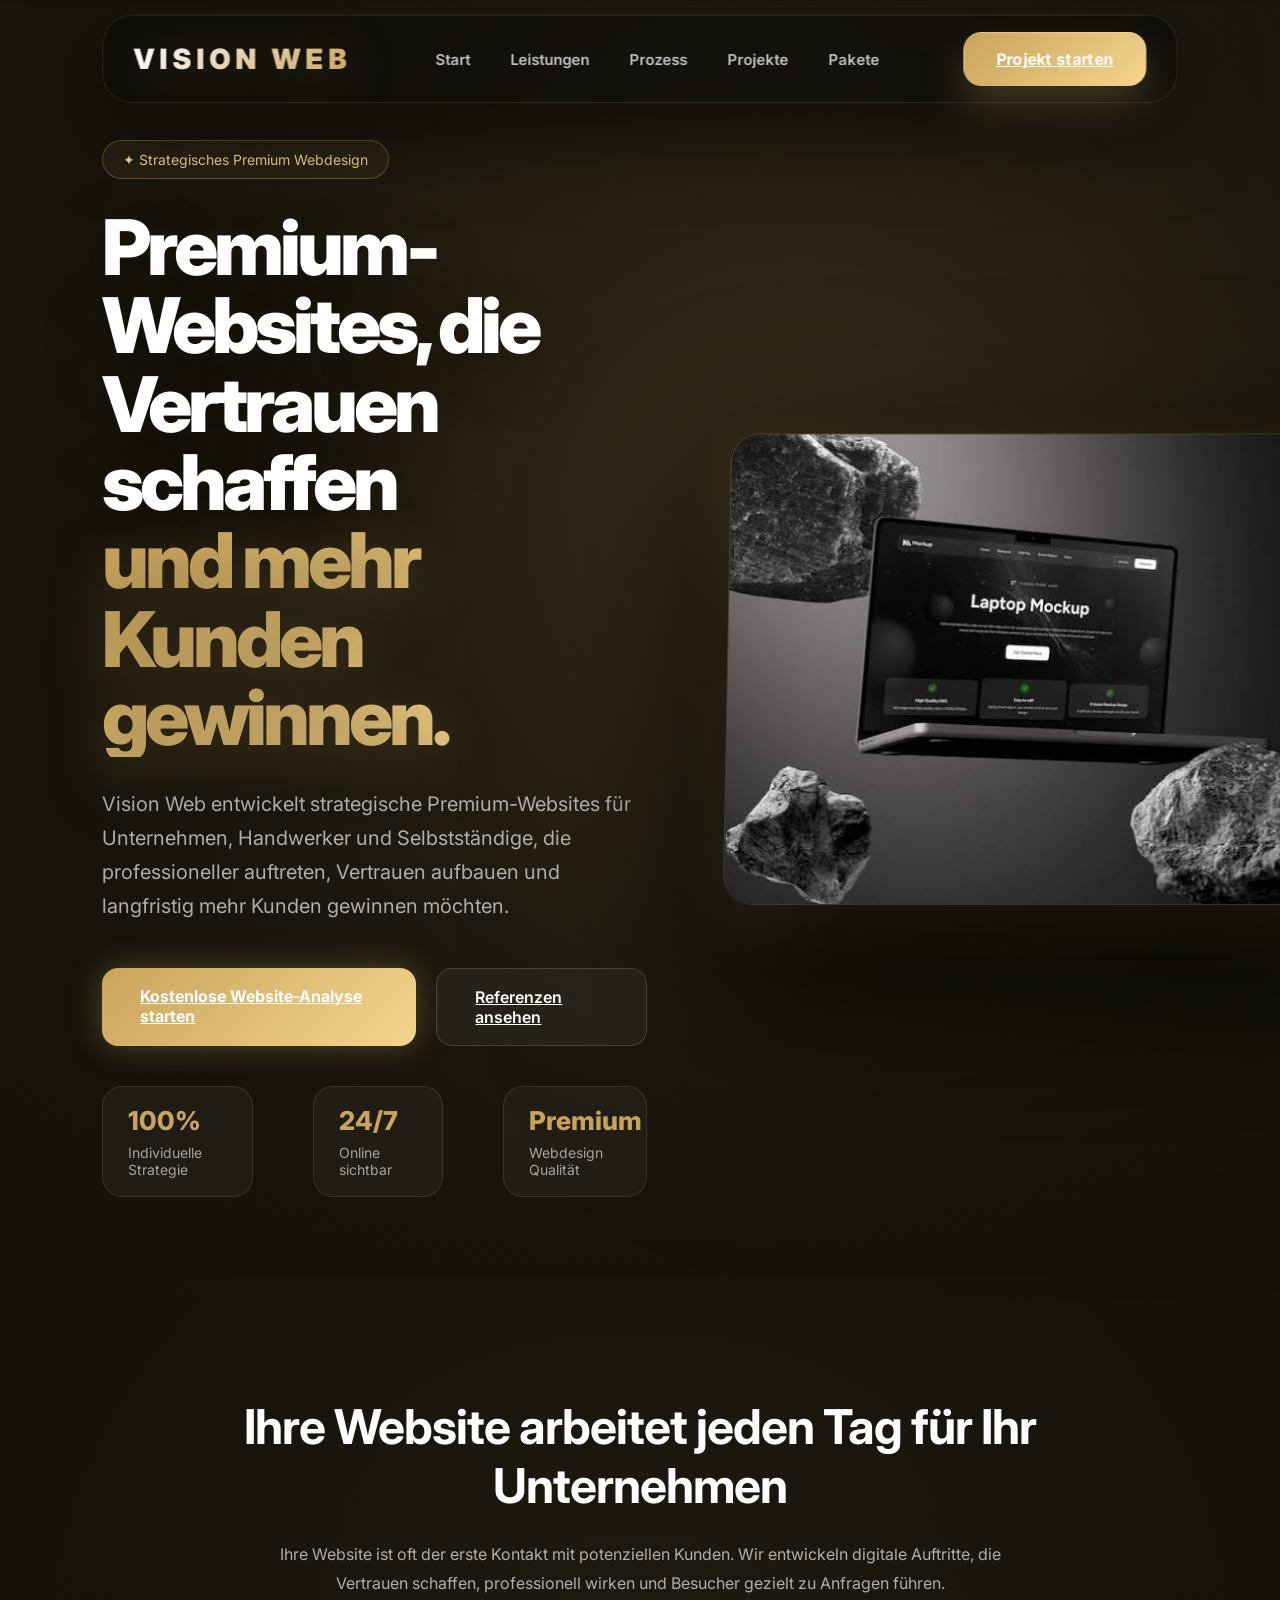
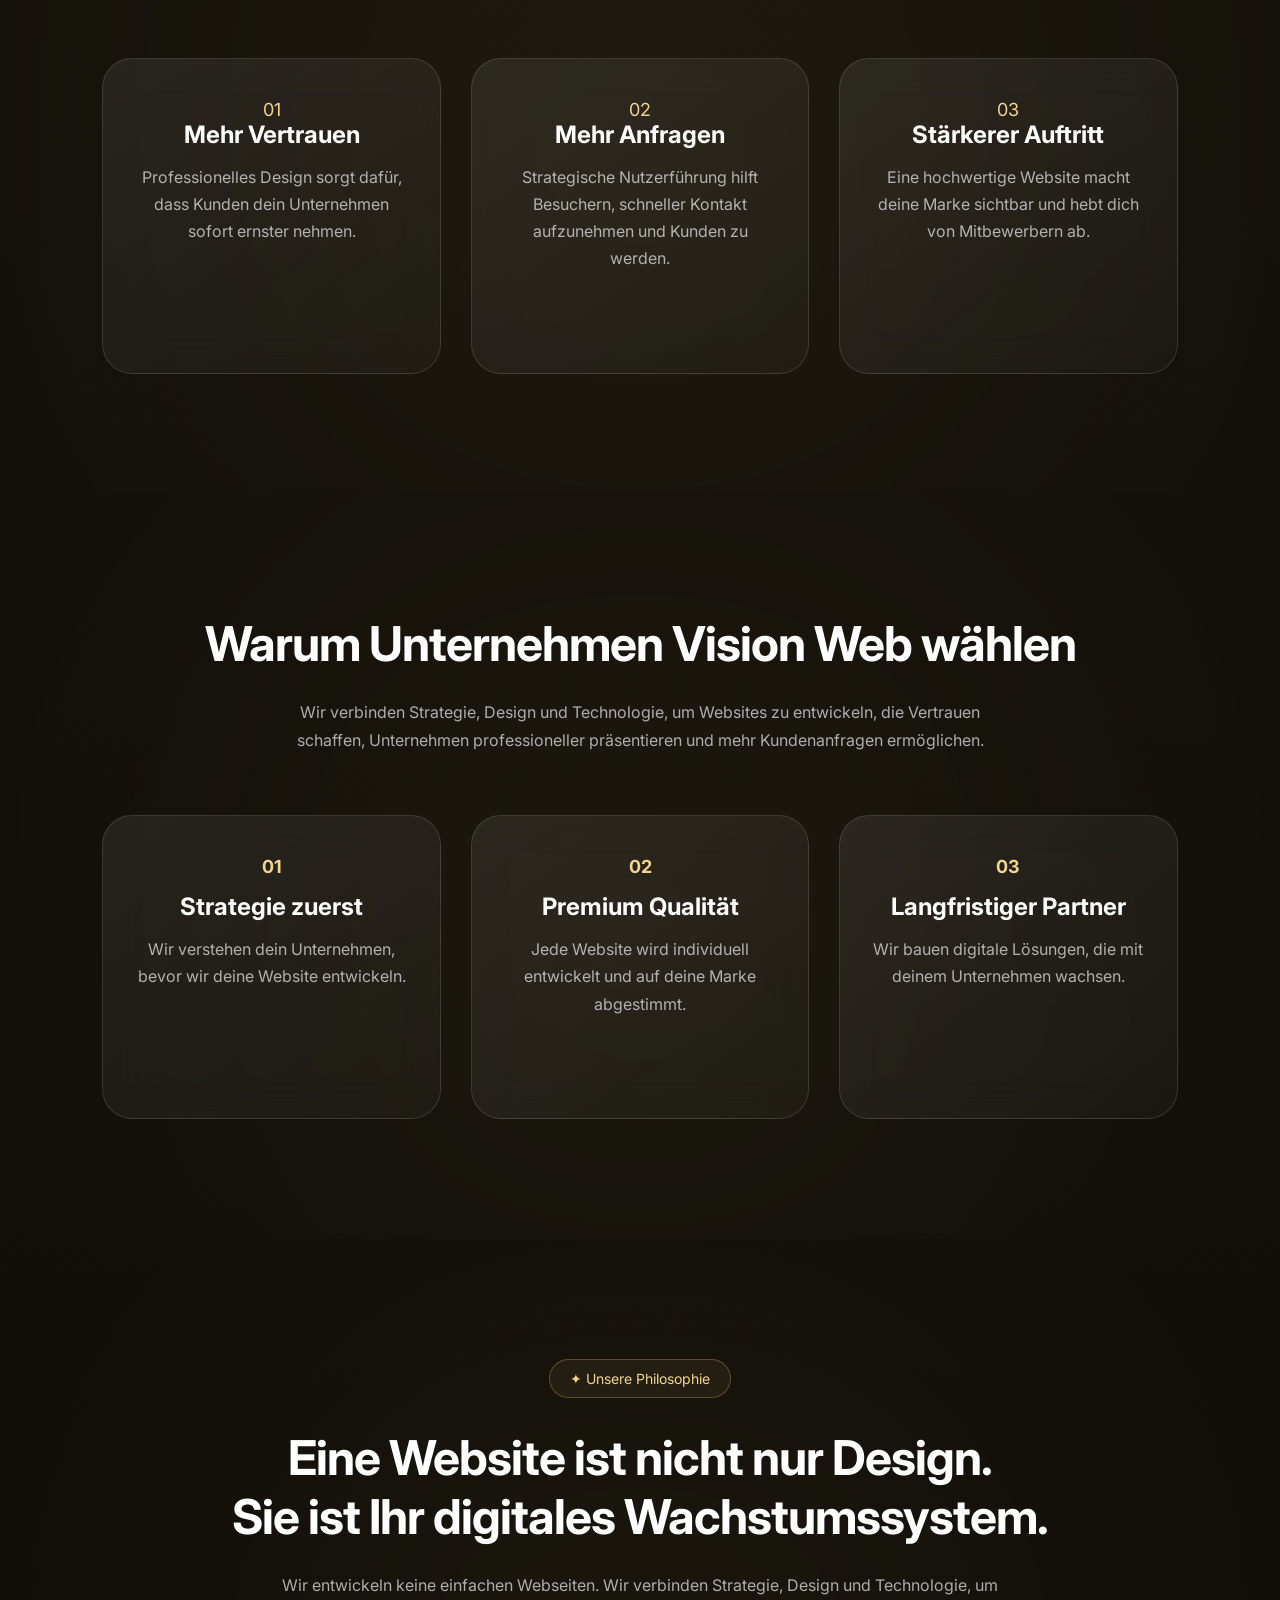
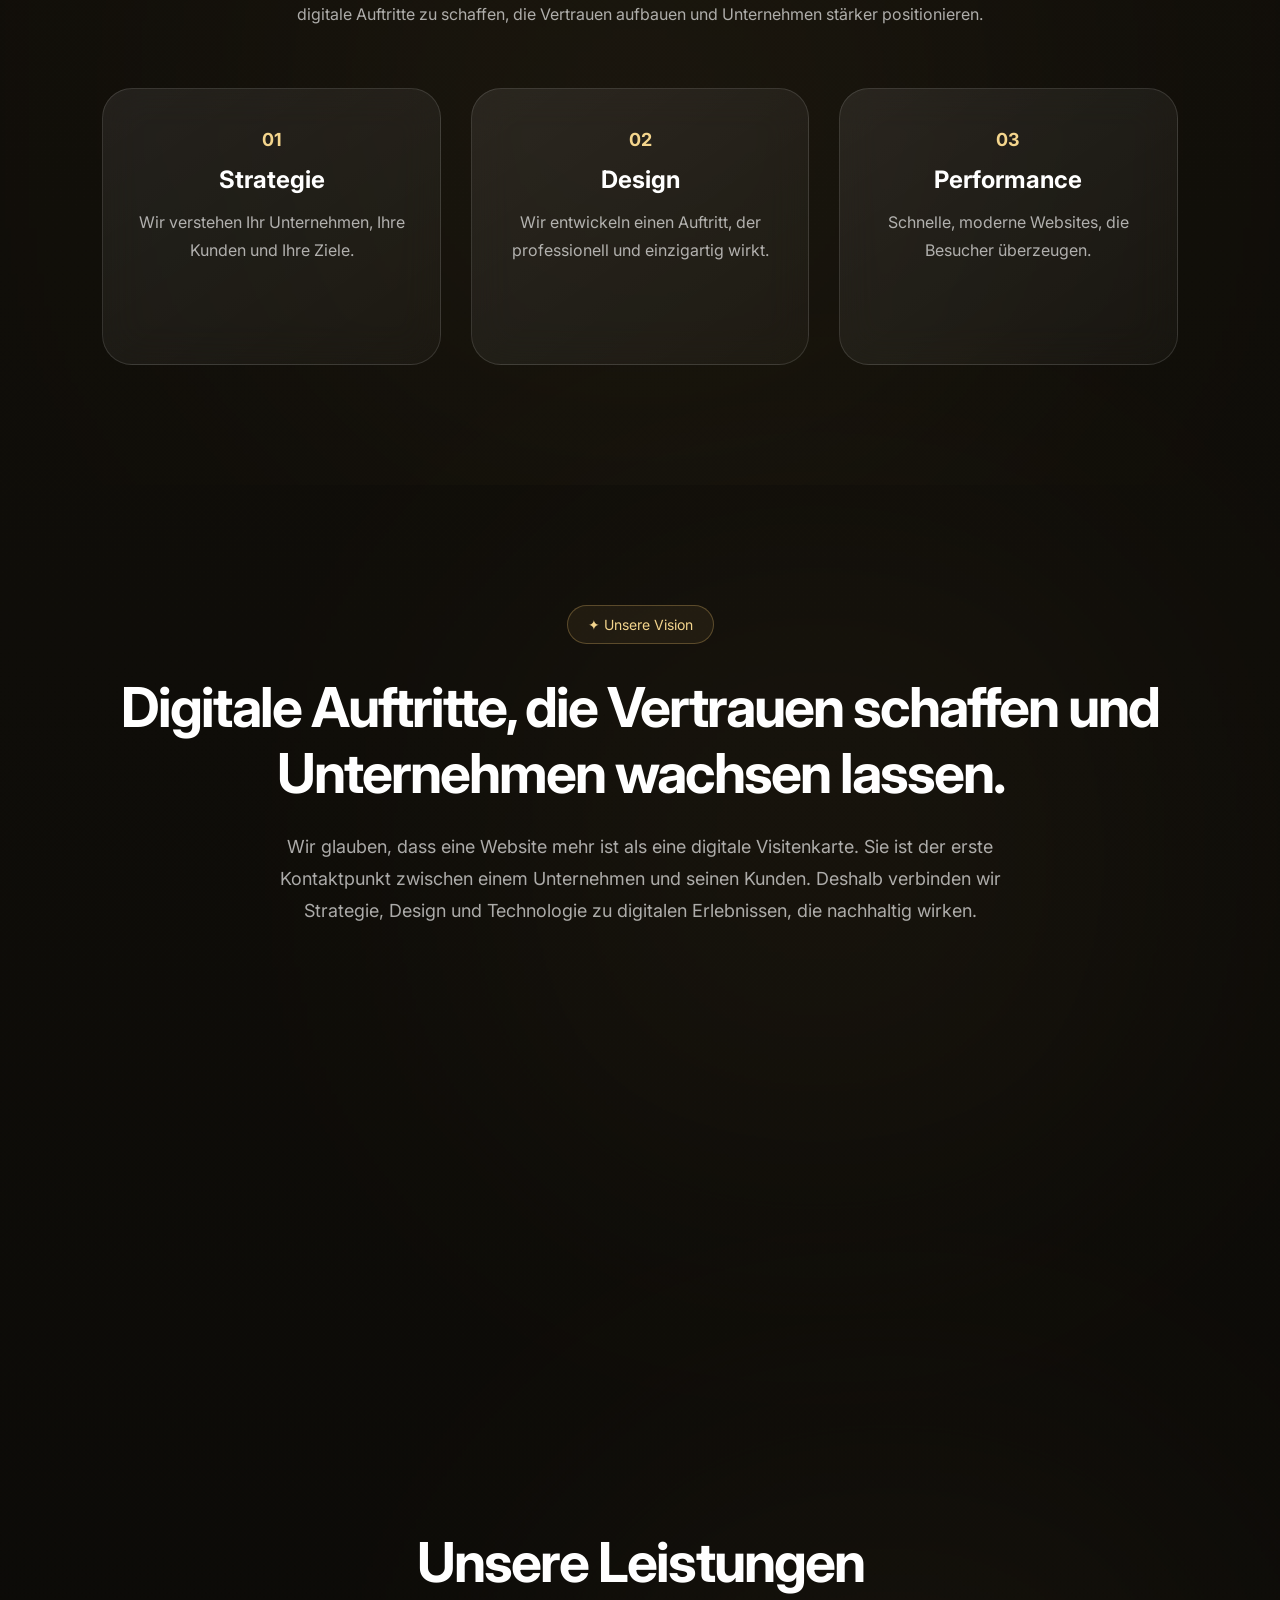
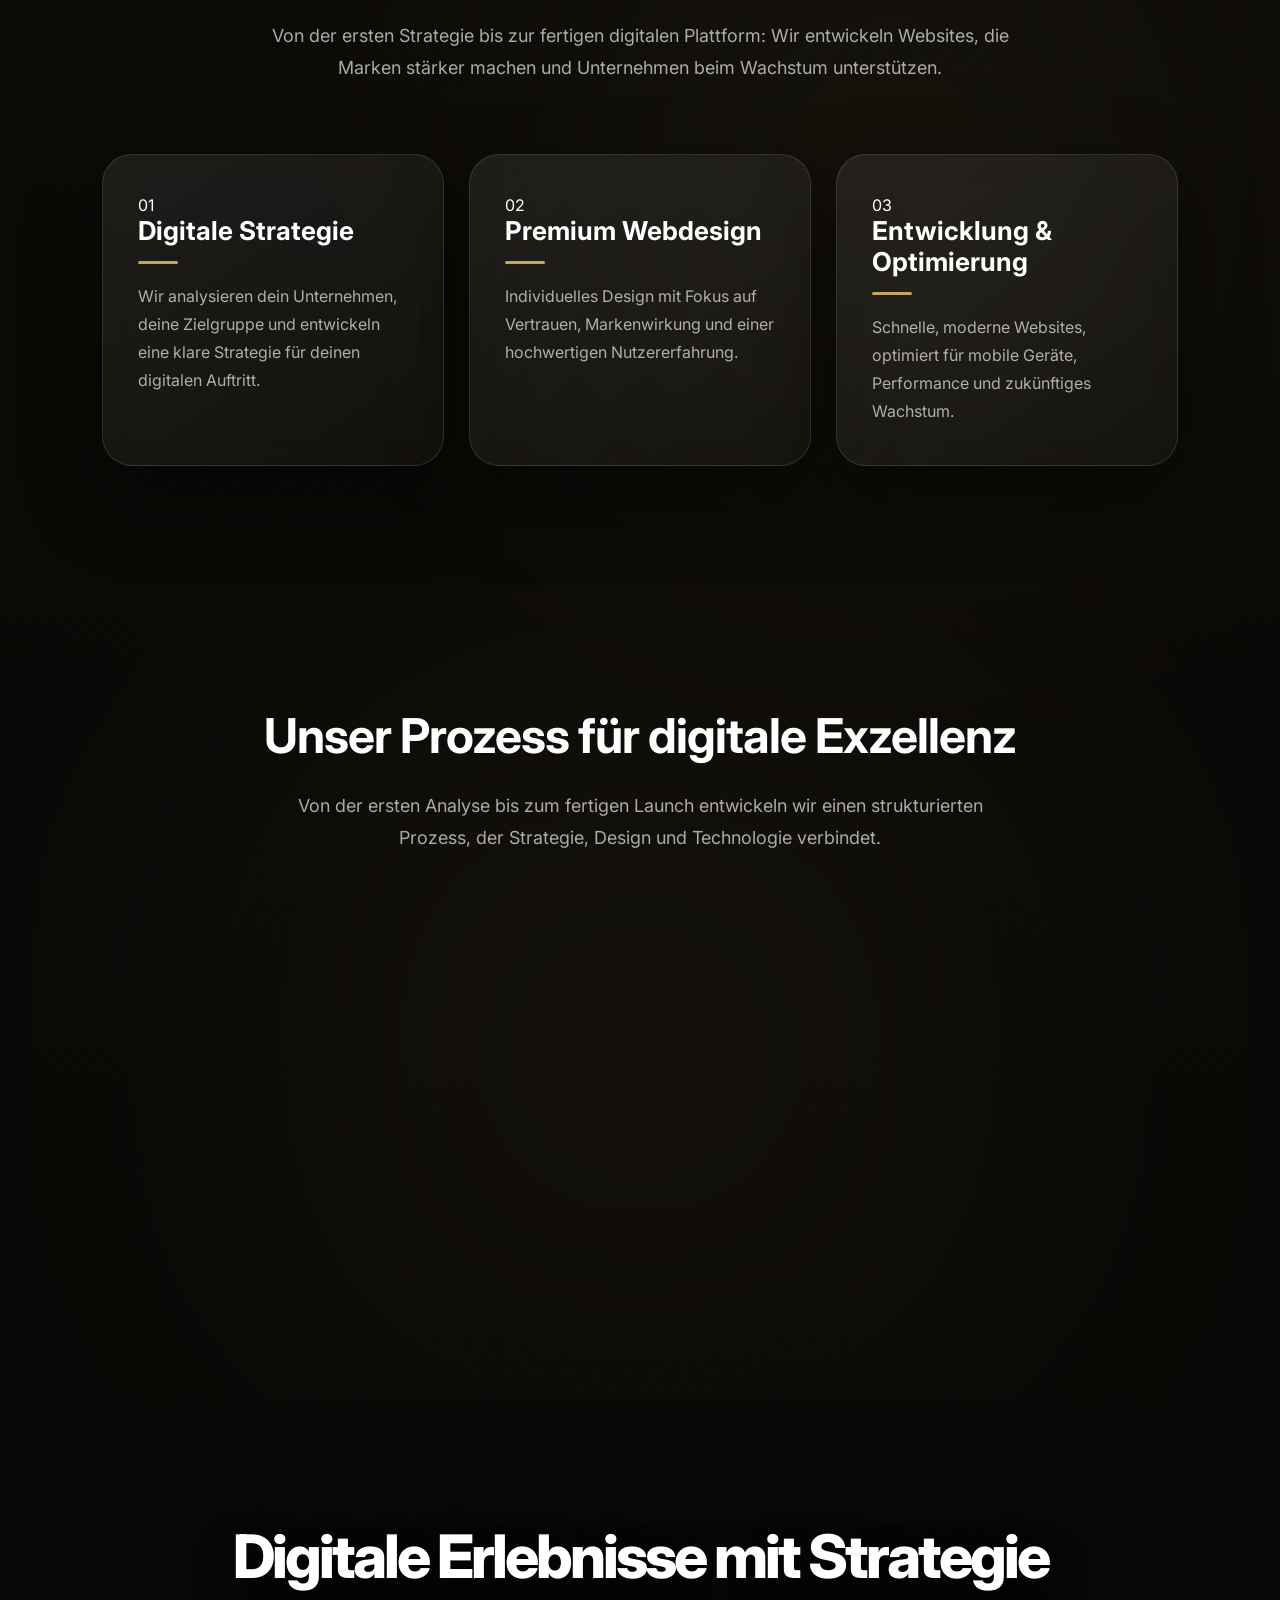
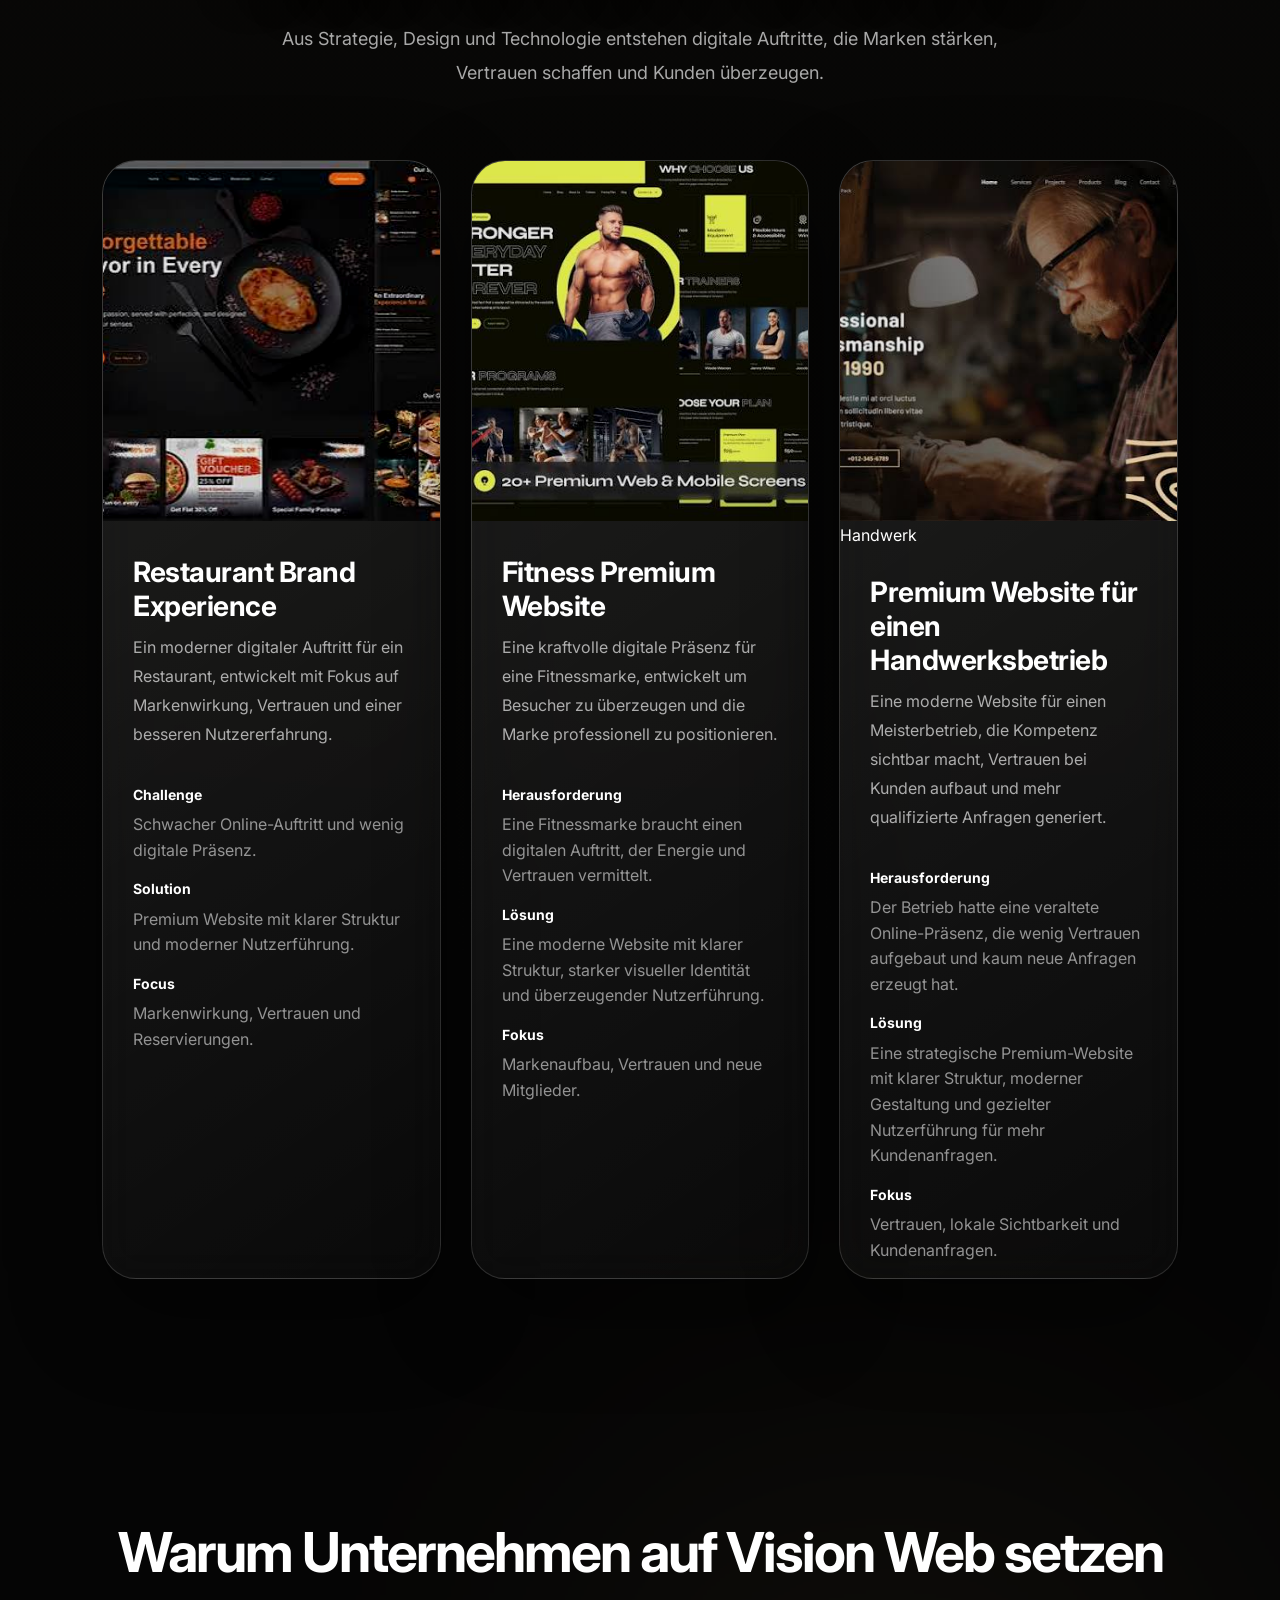
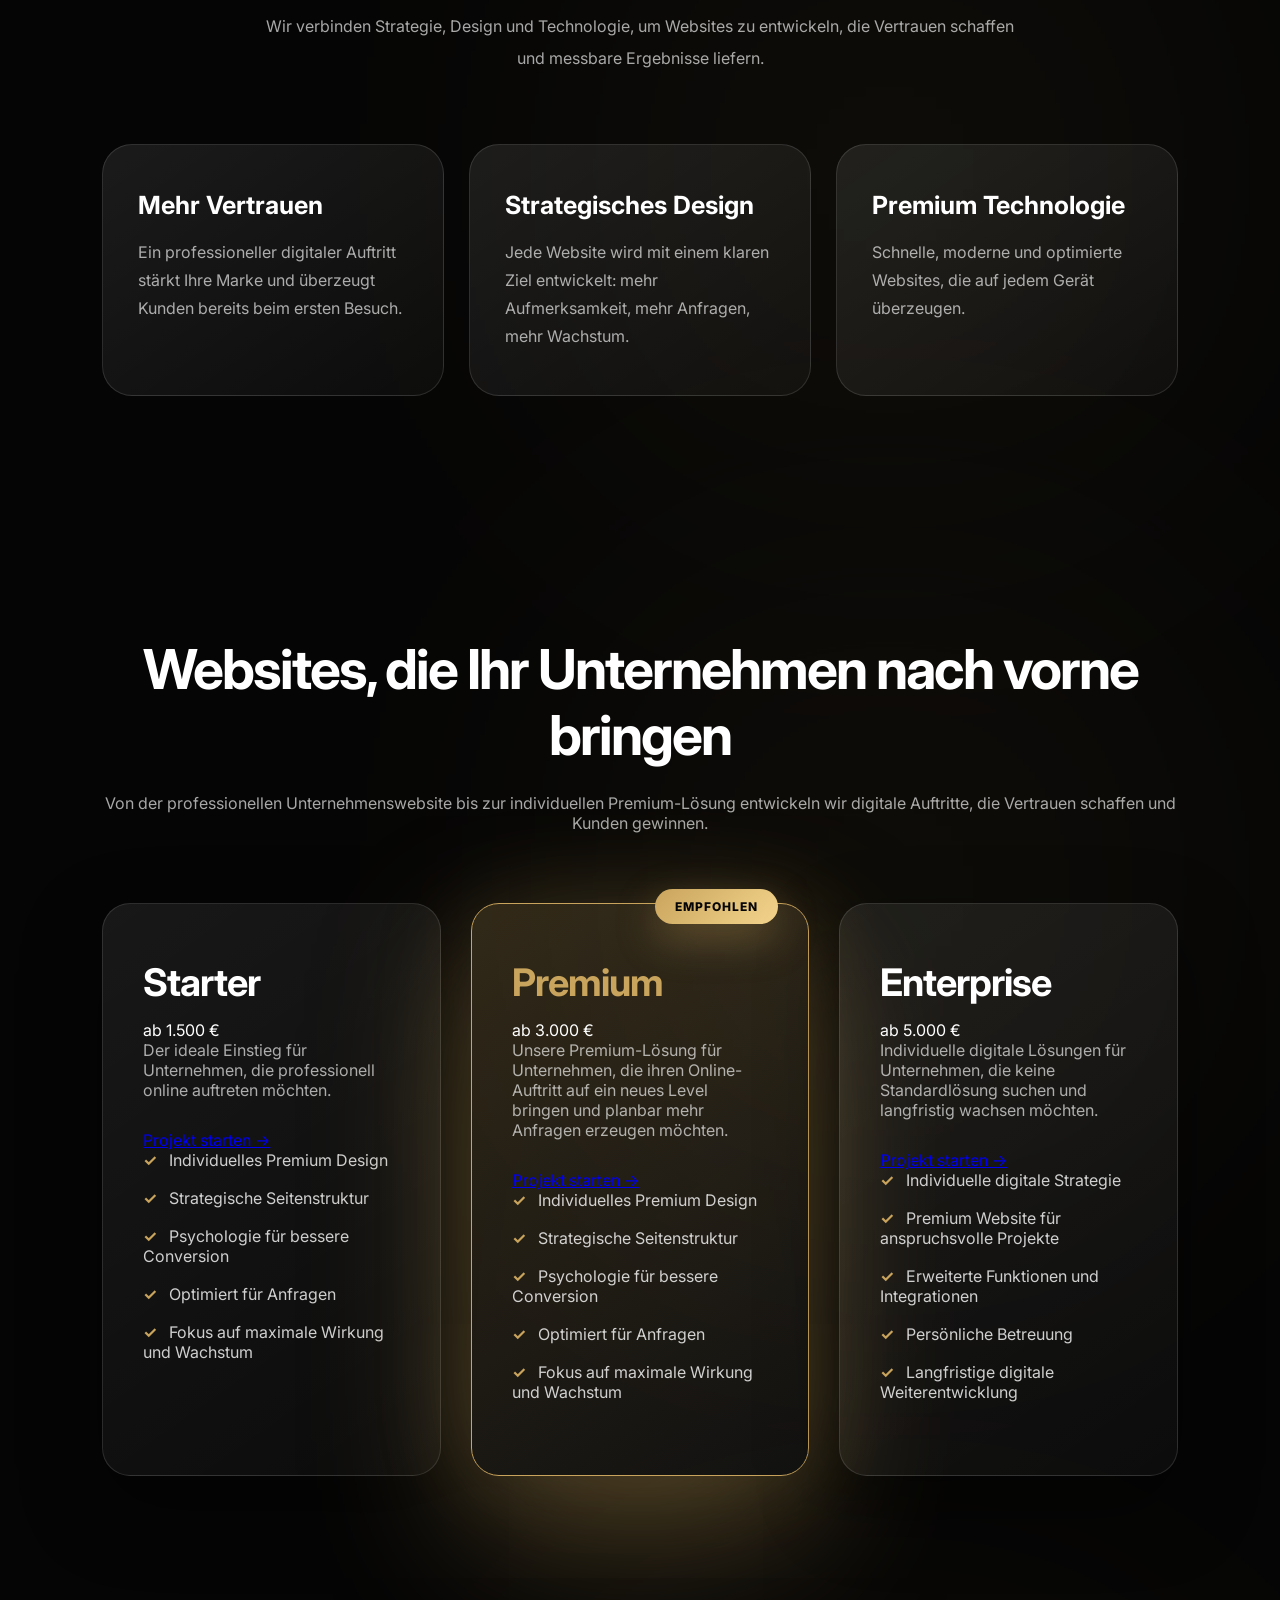
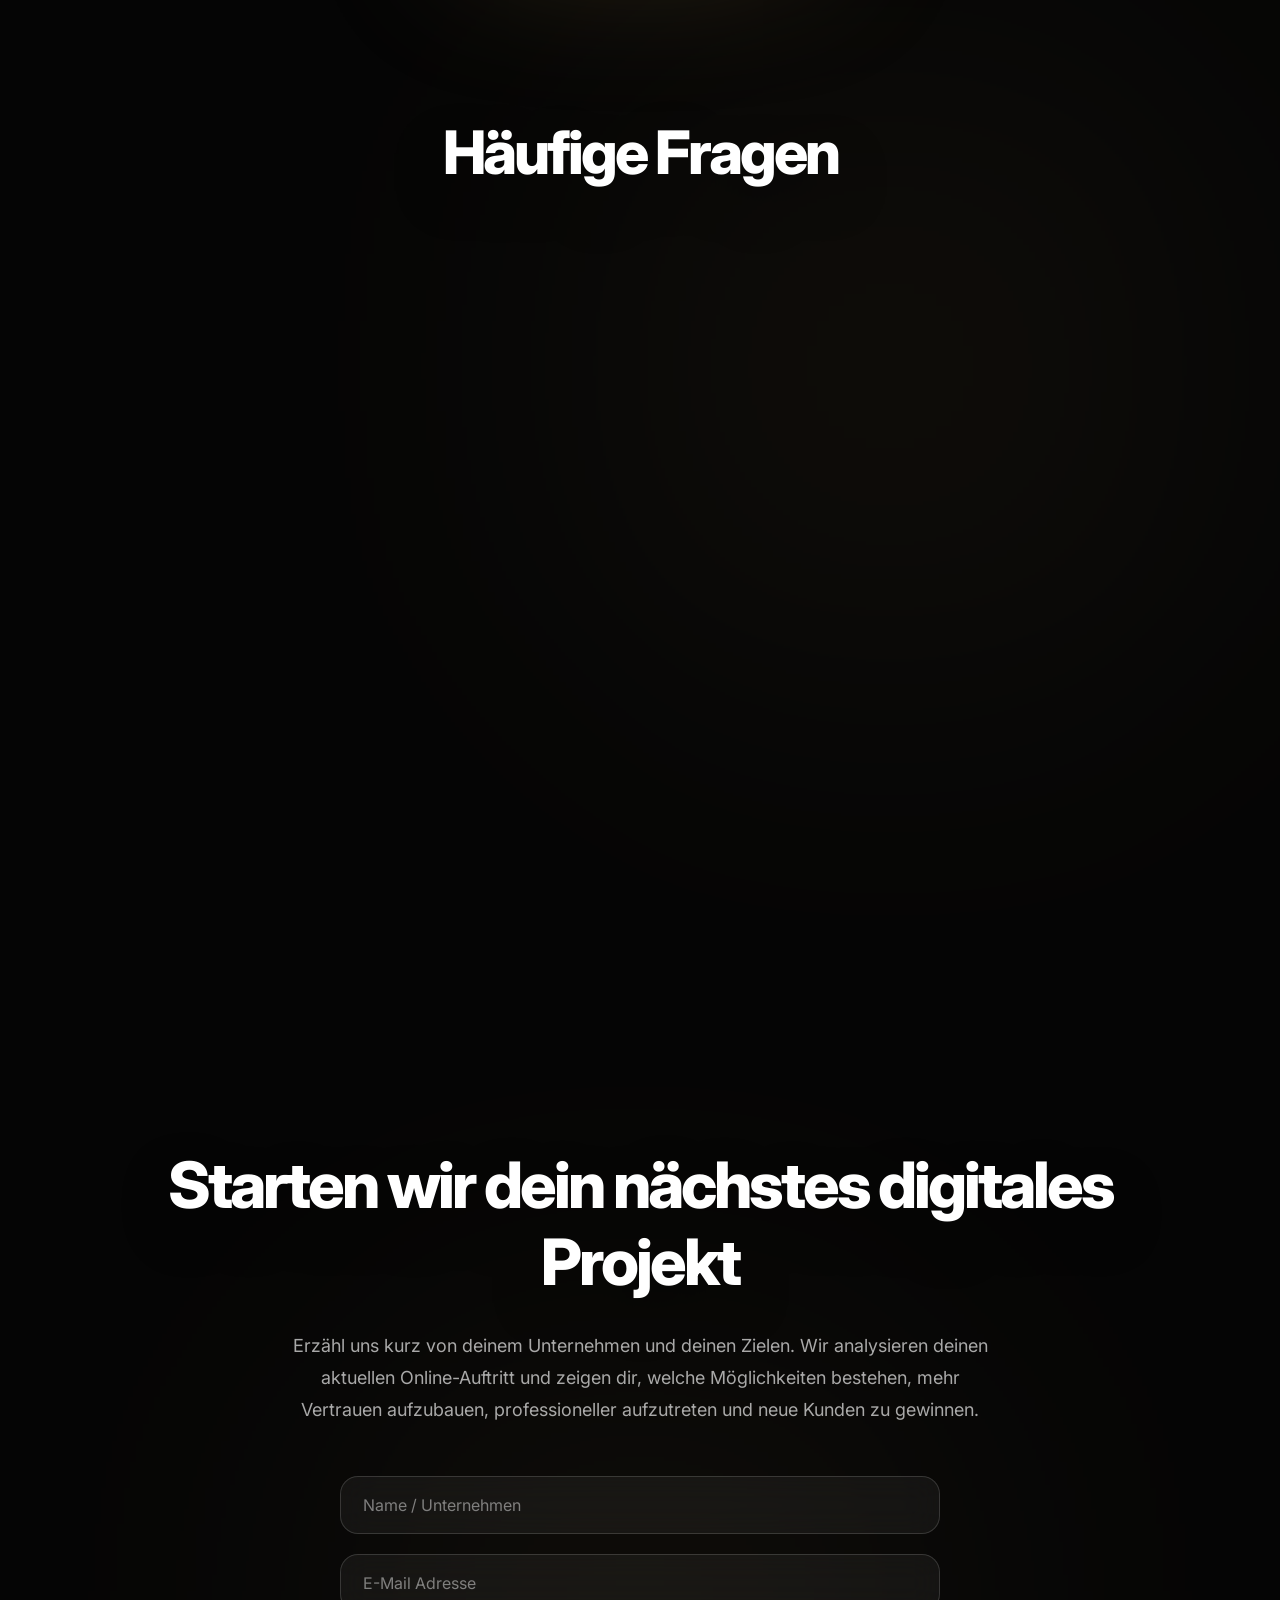
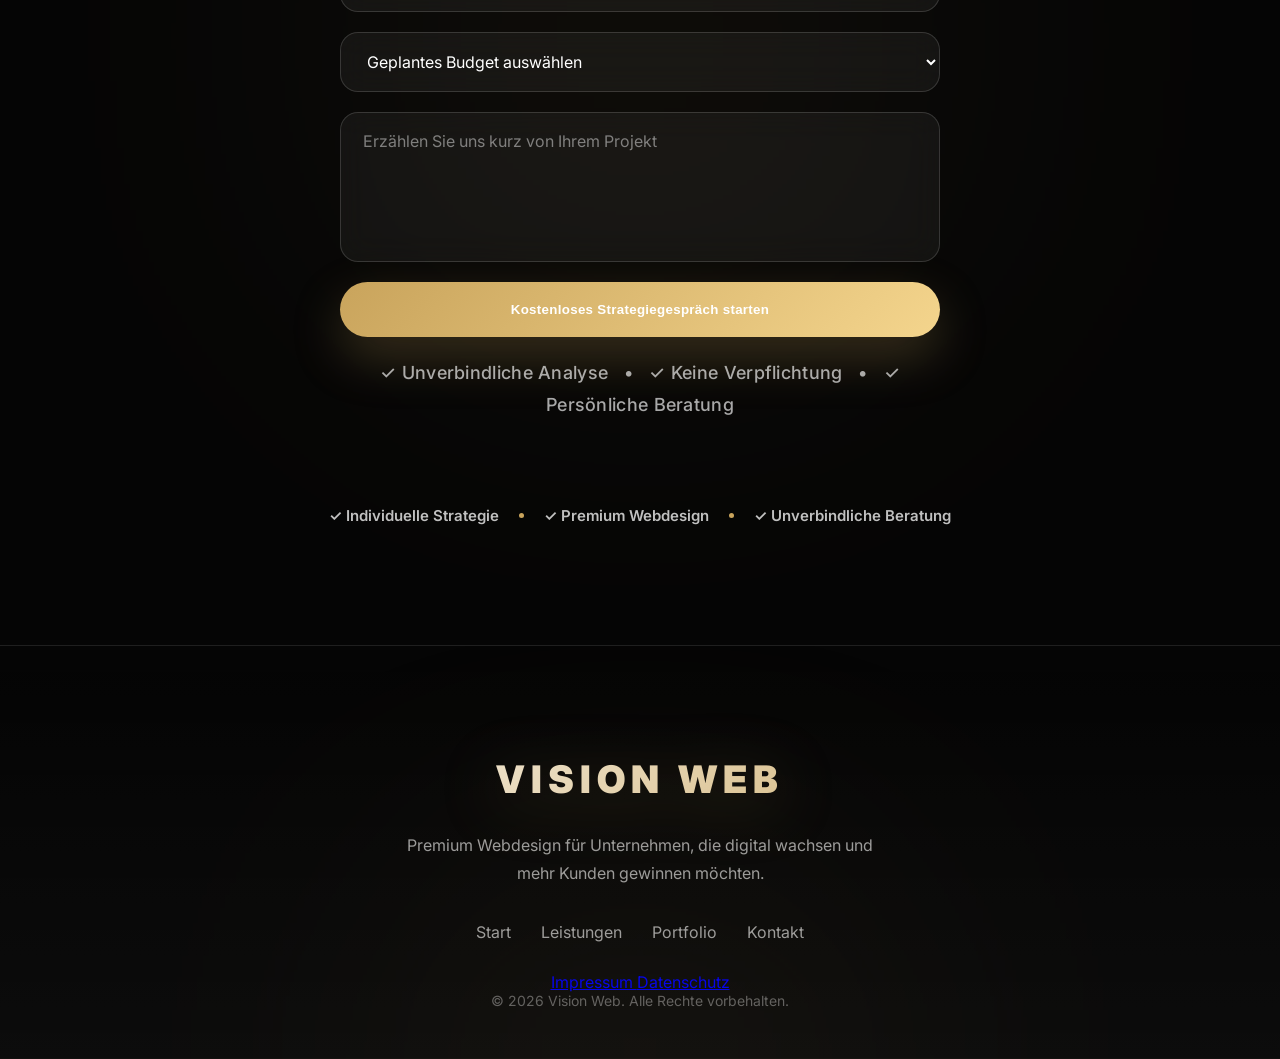
<file: index.html>
<!DOCTYPE html>
<html lang="de">

<head>

<meta charset="UTF-8">

<meta name="viewport" content="width=device-width, initial-scale=1.0">

<meta name="description" content="Vision Web entwickelt moderne Premium-Websites für Unternehmen, Handwerker und Selbstständige, die online mehr Kunden erreichen möchten.">

<meta name="keywords" content="Webdesign Agentur, Premium Websites, Website für Unternehmen, Handwerker Website, moderne Unternehmenswebsite">

<title>Vision Web | Premium Websites für Unternehmen</title>

<link rel="icon" href="images/favicon.png">

<link rel="stylesheet" href="style.css">

<link rel="preconnect" href="https://fonts.googleapis.com">

<link rel="preconnect" href="https://fonts.gstatic.com" crossorigin>

<link href="https://fonts.googleapis.com/css2?family=Inter:wght@300;400;500;600;700;800&display=swap" rel="stylesheet">

</head>


<body>


<nav>

<div class="navContainer">

<a href="#home" class="logo">
    VISION WEB
</a>


<ul class="navLinks">

<li>
<a href="#home">Start</a>
</li>

<li>
<a href="#leistungen">Leistungen</a>
</li>

<li>
<a href="#prozess">Prozess</a>
</li>

<li>
<a href="#portfolio">Projekte</a>
</li>

<li>
<a href="#pakete">Pakete</a>
</li>

</ul>


<a href="#kontakt" class="button navButton">
Projekt starten
</a>


<button class="menuToggle" type="button">
    <span></span>
    <span></span>
    <span></span>
</button>


</div>

</nav>



<section class="hero" id="home">

<div class="heroWrapper">


<div class="heroContent">


<div class="premiumTag">
✦ Strategisches Premium Webdesign
</div>


<h1>

Premium-Websites,
die Vertrauen schaffen
<span>
und mehr Kunden gewinnen.
</span>

</h1>


<p>

Vision Web entwickelt strategische Premium-Websites
für Unternehmen, Handwerker und Selbstständige,
die professioneller auftreten, Vertrauen aufbauen
und langfristig mehr Kunden gewinnen möchten.

</p>


<div class="heroButtons">


<a href="#kontakt" class="heroButton">

Kostenlose Website-Analyse starten

</a>


<a href="#portfolio" class="secondaryButton">

Referenzen ansehen

</a>


</div>



<div class="trustStats">


<div>

<strong>
100%
</strong>

<span>
Individuelle Strategie

</span>

</div>


<div>

<strong>
24/7
</strong>

<span>
Online sichtbar

</span>

</div>


<div>

<strong>
Premium
</strong>

<span>
Webdesign Qualität

</span>

</div>


</div>


</div>


<div class="heroVisual">

    <div class="heroMockup">

        <img src="hero-mockup.jpg" alt="Premium Website von Vision Web">

    </div>


    <div class="floatingCard cardOne">
        🚀 Mehr Kunden
    </div>


    <div class="floatingCard cardTwo">
        ⭐ Premium Design
    </div>

</div>


</div>

</section>

<section class="results">

<h2>
Ihre Website arbeitet jeden Tag für Ihr Unternehmen
</h2>


<p>

Ihre Website ist oft der erste Kontakt mit potenziellen Kunden.
Wir entwickeln digitale Auftritte, die Vertrauen schaffen,
professionell wirken und Besucher gezielt zu Anfragen führen.

</p>



<div class="resultGrid">


<div class="resultBox">

<span>
01
</span>

<h3>
Mehr Vertrauen
</h3>

<p>
Professionelles Design sorgt dafür,
dass Kunden dein Unternehmen sofort
ernster nehmen.
</p>

</div>



<div class="resultBox">

<span>
02
</span>

<h3>
Mehr Anfragen
</h3>

<p>
Strategische Nutzerführung hilft Besuchern,
schneller Kontakt aufzunehmen und Kunden zu werden.
</p>

</div>



<div class="resultBox">

<span>
03
</span>

<h3>
Stärkerer Auftritt
</h3>

<p>
Eine hochwertige Website macht deine Marke
sichtbar und hebt dich von Mitbewerbern ab.
</p>

</div>


</div>


</section>

<section class="trust">

<h2>
Warum Unternehmen Vision Web wählen
</h2>


<p>

Wir verbinden Strategie, Design und Technologie,
um Websites zu entwickeln, die Vertrauen schaffen,
Unternehmen professioneller präsentieren und mehr Kundenanfragen ermöglichen.

</p>



<div class="trustGrid">


<div class="trustItem">

<h3>
01
</h3>

<h4>
Strategie zuerst
</h4>

<p>
Wir verstehen dein Unternehmen,
bevor wir deine Website entwickeln.
</p>

</div>



<div class="trustItem">

<h3>
02
</h3>

<h4>
Premium Qualität
</h4>

<p>
Jede Website wird individuell entwickelt
und auf deine Marke abgestimmt.
</p>

</div>



<div class="trustItem">

<h3>
03
</h3>

<h4>
Langfristiger Partner
</h4>

<p>
Wir bauen digitale Lösungen,
die mit deinem Unternehmen wachsen.
</p>

</div>


</div>


</section>

<section class="strategy">


<div class="strategyContent">


<div class="premiumTag">
✦ Unsere Philosophie
</div>


<h2>

Eine Website ist nicht nur Design.
<br>
Sie ist Ihr digitales Wachstumssystem.

</h2>


<p>

Wir entwickeln keine einfachen Webseiten.
Wir verbinden Strategie, Design und Technologie,
um digitale Auftritte zu schaffen, die Vertrauen aufbauen
und Unternehmen stärker positionieren.

</p>


<div class="strategyGrid">


<div>

<h3>
01
</h3>

<h4>
Strategie
</h4>

<p>
Wir verstehen Ihr Unternehmen,
Ihre Kunden und Ihre Ziele.
</p>

</div>



<div>

<h3>
02
</h3>

<h4>
Design
</h4>

<p>
Wir entwickeln einen Auftritt,
der professionell und einzigartig wirkt.
</p>

</div>



<div>

<h3>
03
</h3>

<h4>
Performance
</h4>

<p>
Schnelle, moderne Websites,
die Besucher überzeugen.
</p>

</div>


</div>


</div>


</section>

<section class="about" id="vision">


<div class="premiumTag">
✦ Unsere Vision
</div>


<h2>

Digitale Auftritte,
die Vertrauen schaffen
und Unternehmen wachsen lassen.

</h2>



<p>

Wir glauben, dass eine Website mehr ist als eine digitale Visitenkarte.
Sie ist der erste Kontaktpunkt zwischen einem Unternehmen und seinen Kunden.
Deshalb verbinden wir Strategie, Design und Technologie zu digitalen Erlebnissen,
die nachhaltig wirken.

</p>



<div class="aboutGrid">



<div class="aboutBox">

<h3>
Strategie vor Design
</h3>

<p>

Jede erfolgreiche Website beginnt mit einem klaren Verständnis
für Ziele, Kunden und die richtige Positionierung.

</p>

</div>





<div class="aboutBox">

<h3>
Design mit Bedeutung
</h3>

<p>

Wir entwickeln moderne Designs, die nicht nur gut aussehen,
sondern Vertrauen aufbauen und Besucher überzeugen.

</p>

</div>





<div class="aboutBox">

<h3>
Digitale Partnerschaft
</h3>

<p>

Wir entwickeln Lösungen, die nicht nach dem Launch enden,
sondern mit deinem Unternehmen weiter wachsen können.

</p>

</div>



</div>


</section>





<section class="why" id="leistungen">


<h2>
Unsere Leistungen
</h2>



<p>

Von der ersten Strategie bis zur fertigen digitalen Plattform:
Wir entwickeln Websites, die Marken stärker machen
und Unternehmen beim Wachstum unterstützen.

</p>



<div class="cards">



<div class="card">


<span>
01
</span>


<h3>
Digitale Strategie
</h3>


<p>

Wir analysieren dein Unternehmen,
deine Zielgruppe und entwickeln
eine klare Strategie für deinen digitalen Auftritt.

</p>


</div>





<div class="card">


<span>
02
</span>


<h3>
Premium Webdesign
</h3>


<p>

Individuelles Design mit Fokus auf Vertrauen,
Markenwirkung und einer hochwertigen
Nutzererfahrung.

</p>


</div>





<div class="card">


<span>
03
</span>


<h3>
Entwicklung & Optimierung
</h3>


<p>

Schnelle, moderne Websites,
optimiert für mobile Geräte,
Performance und zukünftiges Wachstum.

</p>


</div>



</div>


</section>

<section class="process" id="prozess">


<h2>
Unser Prozess für digitale Exzellenz
</h2>


<p>
Von der ersten Analyse bis zum fertigen Launch entwickeln wir
einen strukturierten Prozess, der Strategie, Design und Technologie verbindet.
</p>


<div class="steps">


<div class="step">

<span>
01
</span>

<h3>
Analyse
</h3>

<p>

Wir verstehen dein Unternehmen,
deine Zielgruppe und deine Ziele,
um die richtige digitale Strategie zu entwickeln.

</p>

</div>




<div class="step">

<span>
02
</span>

<h3>
Strategie
</h3>

<p>

Wir planen Struktur, Nutzerführung
und Inhalte mit Fokus auf Vertrauen
und bessere Ergebnisse.

</p>

</div>




<div class="step">

<span>
03
</span>

<h3>
Design
</h3>

<p>

Wir erschaffen einen einzigartigen
Premium-Auftritt, der deine Marke
professionell präsentiert.

</p>

</div>




<div class="step">

<span>
04
</span>

<h3>
Entwicklung
</h3>

<p>

Wir verwandeln das Konzept in eine
schnelle, moderne Website, die auf
jedem Gerät überzeugt.

</p>

</div>



</div>


</section>







<section class="portfolio" id="portfolio">


<h2>
Digitale Erlebnisse mit Strategie
</h2>


<p>

Aus Strategie, Design und Technologie entstehen
digitale Auftritte, die Marken stärken,
Vertrauen schaffen und Kunden überzeugen.

</p>




<div class="projects">



<div class="project">

    

<img src="restaurant.jpg" alt="Restaurant Website von Vision Web">


<h3>
Restaurant Brand Experience
</h3>

<p>

Ein moderner digitaler Auftritt für ein Restaurant,
entwickelt mit Fokus auf Markenwirkung,
Vertrauen und einer besseren Nutzererfahrung.

</p>
<div class="projectDetails">

<p>
<strong>Challenge</strong>
Schwacher Online-Auftritt und wenig digitale Präsenz.
</p>

<p>
<strong>Solution</strong>
Premium Website mit klarer Struktur und moderner Nutzerführung.
</p>

<p>
<strong>Focus</strong>
Markenwirkung, Vertrauen und Reservierungen.
</p>

</div>




</div>





<div class="project">

    


<img src="fitness.jpg" alt="Fitness Website von Vision Web">


<h3>
Fitness Premium Website
</h3>


<p>

Eine kraftvolle digitale Präsenz für eine Fitnessmarke,
entwickelt um Besucher zu überzeugen und
die Marke professionell zu positionieren.

</p>

<div class="projectDetails">

<p>
<strong>Herausforderung</strong>
Eine Fitnessmarke braucht einen digitalen Auftritt,
der Energie und Vertrauen vermittelt.
</p>


<p>
<strong>Lösung</strong>
Eine moderne Website mit klarer Struktur,
starker visueller Identität und überzeugender Nutzerführung.
</p>


<p>
<strong>Fokus</strong>
Markenaufbau, Vertrauen und neue Mitglieder.
</p>

</div>


</div>





<div class="project">


<img src="handwerker.jpg" alt="Handwerker Website von Vision Web">

<span class="projectTag">
    Handwerk
</span>


<h3>
Premium Website für einen Handwerksbetrieb
</h3>


<p>

Eine moderne Website für einen Meisterbetrieb,
die Kompetenz sichtbar macht, Vertrauen bei Kunden aufbaut
und mehr qualifizierte Anfragen generiert.

</p>

<div class="projectDetails">

<p>
<strong>Herausforderung</strong>
Der Betrieb hatte eine veraltete Online-Präsenz,
die wenig Vertrauen aufgebaut und kaum neue Anfragen erzeugt hat.
</p>


<p>
<strong>Lösung</strong>
Eine strategische Premium-Website mit klarer Struktur,
moderner Gestaltung und gezielter Nutzerführung
für mehr Kundenanfragen.
</p>


<p>
<strong>Fokus</strong>
Vertrauen, lokale Sichtbarkeit und Kundenanfragen.
</p>

</div>


</div>



</div>


</section>
<section class="benefits">


<h2>
Warum Unternehmen auf Vision Web setzen
</h2>


<p>
Wir verbinden Strategie, Design und Technologie,
um Websites zu entwickeln, die Vertrauen schaffen
und messbare Ergebnisse liefern.
</p>



<div class="benefitGrid">



<div class="benefit">

<h3>
Mehr Vertrauen
</h3>


<p>
Ein professioneller digitaler Auftritt stärkt Ihre Marke
und überzeugt Kunden bereits beim ersten Besuch.
</p>

</div>




<div class="benefit">

<h3>
Strategisches Design
</h3>


<p>
Jede Website wird mit einem klaren Ziel entwickelt:
mehr Aufmerksamkeit, mehr Anfragen, mehr Wachstum.
</p>

</div>




<div class="benefit">

<h3>
Premium Technologie
</h3>


<p>
Schnelle, moderne und optimierte Websites,
die auf jedem Gerät überzeugen.
</p>

</div>



</div>


</section>







<section class="pricing" id="pakete">


<h2>
Websites, die Ihr Unternehmen nach vorne bringen
</h2>


<p>

Von der professionellen Unternehmenswebsite bis zur
individuellen Premium-Lösung entwickeln wir digitale
Auftritte, die Vertrauen schaffen und Kunden gewinnen.

</p>




<div class="pricingCards">





<div class="priceCard">


<h3>
Starter
</h3>

<div class="price">
ab 1.500 €
</div>

<h4>
Der ideale Einstieg für Unternehmen,
die professionell online auftreten möchten.
</h4>


<a href="#kontakt" class="packageButton">
Projekt starten →
</a>


<ul>

<li>Individuelles Premium Design</li>
<li>Strategische Seitenstruktur</li>
<li>Psychologie für bessere Conversion</li>
<li>Optimiert für Anfragen</li>
<li>Fokus auf maximale Wirkung und Wachstum</li>

</ul>


</div>







<div class="priceCard featured">
<div class="badge">

Empfohlen

</div>

<h3>
Premium
</h3>

<div class="price">
ab 3.000 €
</div>


<h4>
Unsere Premium-Lösung für Unternehmen,
die ihren Online-Auftritt auf ein neues Level bringen
und planbar mehr Anfragen erzeugen möchten.
</h4>


<a href="#kontakt" class="packageButton">
Projekt starten →
</a>


<ul>

<li>Individuelles Premium Design</li>
<li>Strategische Seitenstruktur</li>
<li>Psychologie für bessere Conversion</li>
<li>Optimiert für Anfragen</li>
<li>Fokus auf maximale Wirkung und Wachstum</li>

</ul>


</div>







<div class="priceCard">


<h3>
Enterprise
</h3>

<div class="price">
ab 5.000 €
</div>


<h4>
Individuelle digitale Lösungen für Unternehmen,
die keine Standardlösung suchen und langfristig wachsen möchten.
</h4>


<a href="#kontakt" class="packageButton">
Projekt starten →
</a>


<ul>

<li>Individuelle digitale Strategie</li>
<li>Premium Website für anspruchsvolle Projekte</li>
<li>Erweiterte Funktionen und Integrationen</li>
<li>Persönliche Betreuung</li>
<li>Langfristige digitale Weiterentwicklung</li>

</ul>


</div>




</div>


</section>
<section class="faq">


<h2>
Häufige Fragen
</h2>



<div class="faqBox">


<h3>
Wie lange dauert eine Website-Erstellung?
</h3>

<p>
Je nach Umfang und Anforderungen dauert ein Projekt
meist wenige Wochen. Wir arbeiten strukturiert,
transparent und halten dich während des gesamten
Prozesses auf dem Laufenden.
</p>


</div>





<div class="faqBox">


<h3>
Für welche Unternehmen ist Vision Web geeignet?
</h3>

<p>
Wir unterstützen Handwerker, lokale Unternehmen,
Dienstleister und Marken, die online professioneller
auftreten und mehr Kunden erreichen möchten.
</p>


</div>





<div class="faqBox">


<h3>
Kann die Website später erweitert werden?
</h3>

<p>
Ja. Jede Website wird so entwickelt, dass spätere
Erweiterungen, neue Funktionen und weiteres Wachstum
problemlos möglich sind.
</p>


</div>



</section>







<section class="contact" id="kontakt">


<h2>
Starten wir dein nächstes digitales Projekt
</h2>



<p>

Erzähl uns kurz von deinem Unternehmen und deinen Zielen.
Wir analysieren deinen aktuellen Online-Auftritt und zeigen dir,
welche Möglichkeiten bestehen, mehr Vertrauen aufzubauen,
professioneller aufzutreten und neue Kunden zu gewinnen.

</p>



<form class="contactForm" action="https://formspree.io/f/mnjevver" method="POST">

<input type="hidden" name="_next" value="danke.html">

<input type="text" placeholder="Name / Unternehmen" name="name" required>

<input type="email" placeholder="E-Mail Adresse" name="email" required>

<select name="budget" required>

<option value="">
Geplantes Budget auswählen
</option>

<option value="1500-3000">
1.500 € - 3.000 €
</option>

<option value="3000-5000">
3.000 € - 5.000 €
</option>

<option value="5000+">
5.000 €+
</option>

</select>

<textarea 
placeholder="Erzählen Sie uns kurz von Ihrem Projekt"
name="message">
</textarea>

<button type="submit" class="contactButton">
Kostenloses Strategiegespräch starten
</button>

<p class="formTrust">
✓ Unverbindliche Analyse &nbsp; • &nbsp; ✓ Keine Verpflichtung &nbsp; • &nbsp; ✓ Persönliche Beratung
</p>

</form>



<div class="contactTrust">

✓ Individuelle Strategie

<span></span>

✓ Premium Webdesign

<span></span>

✓ Unverbindliche Beratung

</div>





</section>







<footer>


<div class="footerLogo">

VISION WEB

</div>



<p>

Premium Webdesign für Unternehmen,
die digital wachsen und mehr Kunden gewinnen möchten.

</p>



<div class="footerLinks">

<a href="#home">
Start
</a>

<a href="#leistungen">
Leistungen
</a>

<a href="#portfolio">
Portfolio
</a>

<a href="#kontakt">
Kontakt
</a>

</div>



<div class="footerLegal">

<a href="./impressum.html">
Impressum
</a>

<a href="./datenschutz.html">
Datenschutz
</a>

</div>



<div class="footerBottom">

© 2026 Vision Web. Alle Rechte vorbehalten.

</div>



</footer>




<script src="script.js"></script>


</body>

</html>
</file>
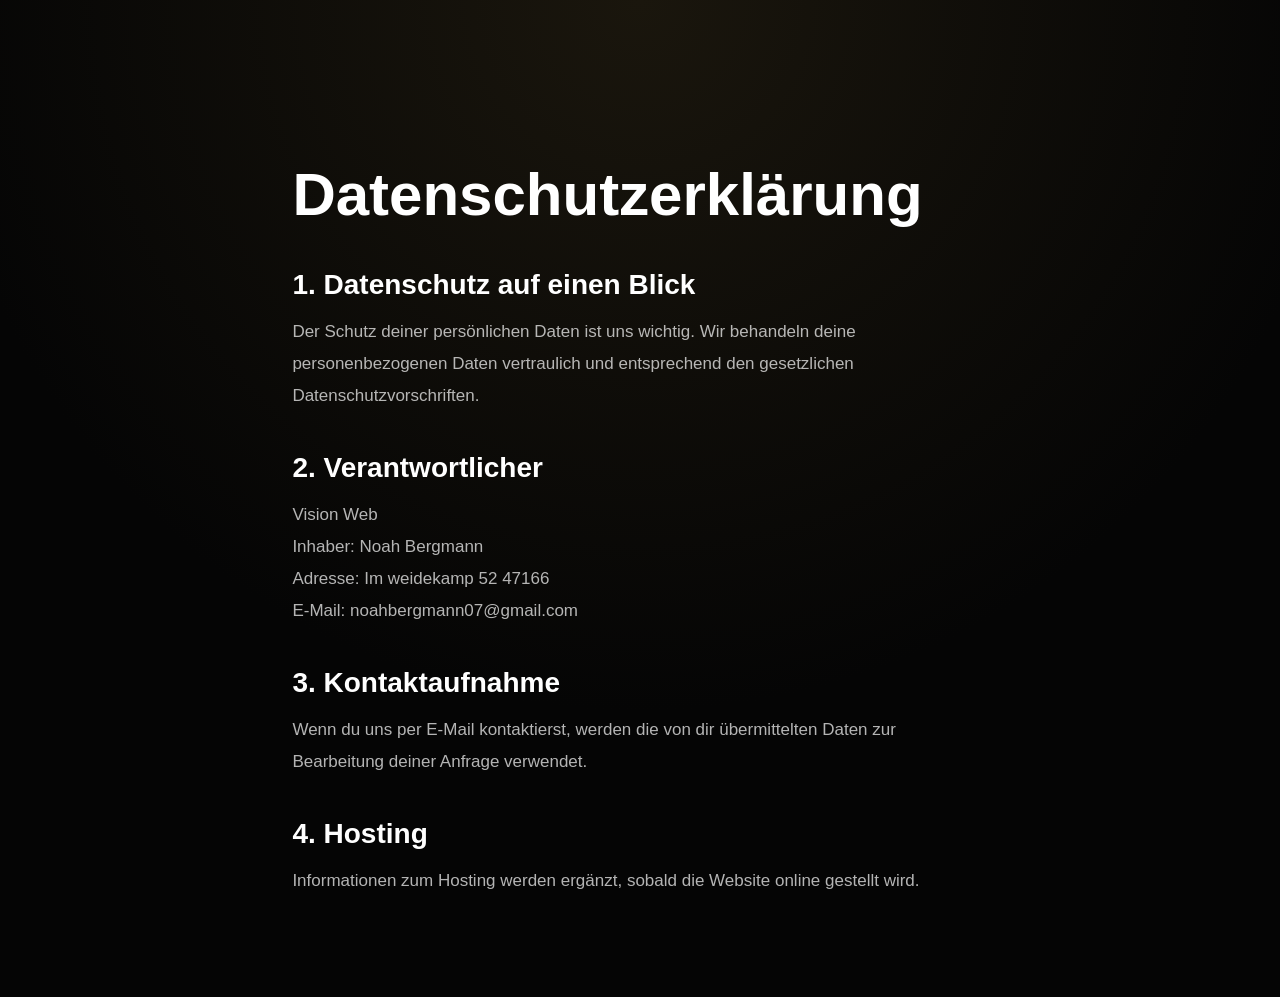
<file: datenschutz.html>
<!DOCTYPE html>
<html lang="de">

<head>

<meta charset="UTF-8">
<meta name="viewport" content="width=device-width, initial-scale=1.0">

<title>Datenschutz | Vision Web</title>

<link rel="stylesheet" href="style.css">

</head>


<body>


<section class="legal">


<h1>Datenschutzerklärung</h1>


<h2>1. Datenschutz auf einen Blick</h2>

<p>
Der Schutz deiner persönlichen Daten ist uns wichtig.
Wir behandeln deine personenbezogenen Daten vertraulich
und entsprechend den gesetzlichen Datenschutzvorschriften.
</p>



<h2>2. Verantwortlicher</h2>

<p>
Vision Web<br>
Inhaber: Noah Bergmann<br>
Adresse: Im weidekamp 52 47166<br>
E-Mail: noahbergmann07@gmail.com
</p>



<h2>3. Kontaktaufnahme</h2>

<p>
Wenn du uns per E-Mail kontaktierst, werden die von dir
übermittelten Daten zur Bearbeitung deiner Anfrage verwendet.
</p>



<h2>4. Hosting</h2>

<p>
Informationen zum Hosting werden ergänzt,
sobald die Website online gestellt wird.
</p>



</section>


</body>

</html>
</file>
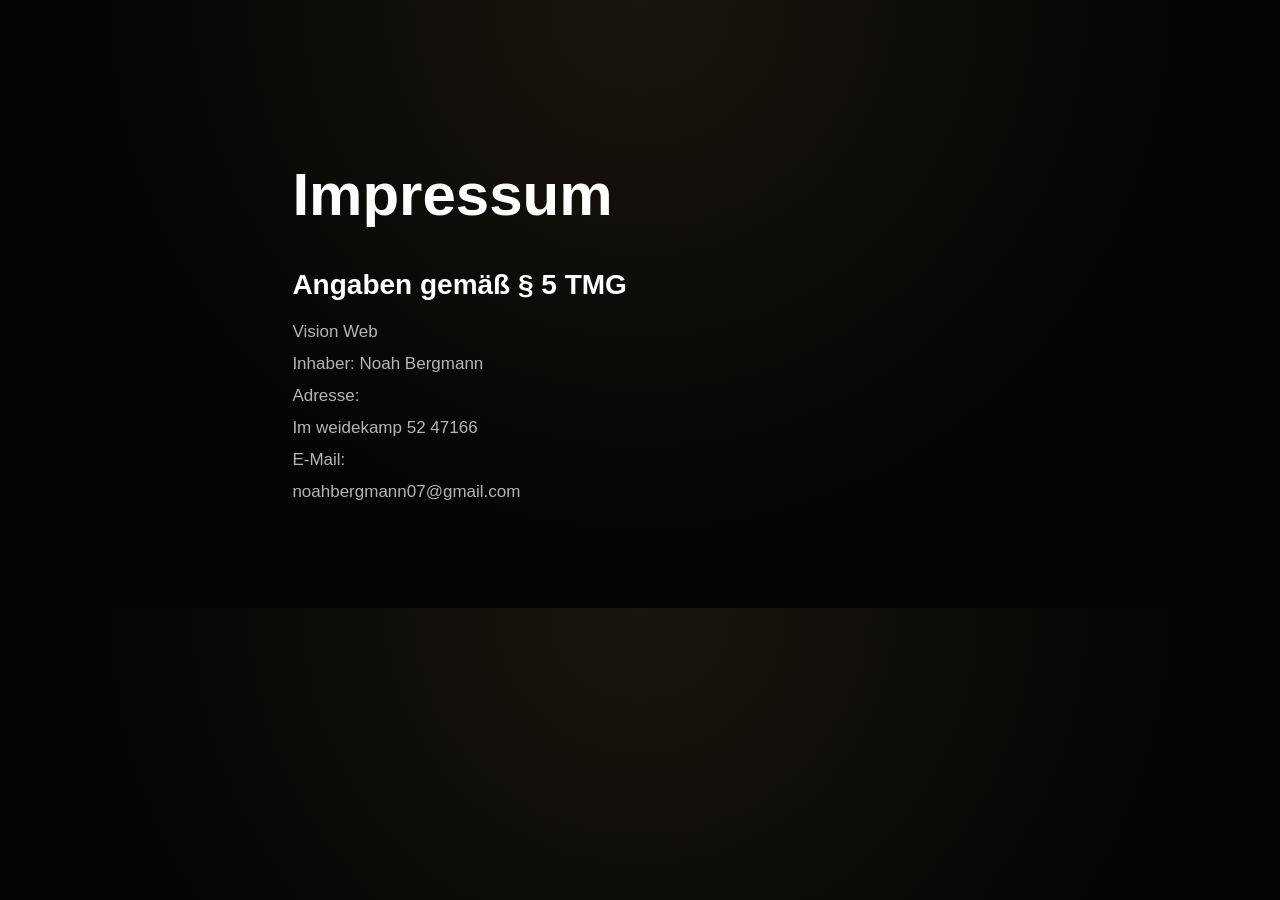
<file: impressum.html>
<!DOCTYPE html>
<html lang="de">

<head>

<meta charset="UTF-8">
<meta name="viewport" content="width=device-width, initial-scale=1.0">

<title>Impressum | Vision Web</title>

<link rel="stylesheet" href="style.css">

</head>


<body>


<section class="legal">


<h1>Impressum</h1>


<h2>Angaben gemäß § 5 TMG</h2>


<p>
Vision Web
</p>


<p>
Inhaber: Noah Bergmann
</p>


<p>
Adresse:<br>
Im weidekamp 52 47166
</p>


<p>
E-Mail:<br>
noahbergmann07@gmail.com
</p>


</section>


</body>

</html>
</file>
<file: style.css>
* {
    margin: 0;
    padding: 0;
    box-sizing: border-box;
}


html {
    scroll-behavior: smooth;
}
:root{

    --bg:#050505;

    --surface:#0B0B0B;

    --surface-2:#141414;


    --text:#FFFFFF;

    --text-soft:#B5B5B5;


    --border:rgba(255,255,255,.12);


    --primary:#C9A45C;

    --primary-light:#F4D58D;


    --radius:24px;


    --shadow:
    0 30px 100px rgba(0,0,0,.6);


    --transition:.35s cubic-bezier(.22,.61,.36,1);

}


 body{

background:
radial-gradient(circle at top,#1A160D 0%,#050505 60%);

color:var(--text);

font-family:"Inter",sans-serif;

overflow-x:hidden;

-webkit-font-smoothing:antialiased;

text-rendering:optimizeLegibility;



}



/* Navigation */

nav {

    position: fixed;

    top:15px;

    left: 50%;

    transform: translateX(-50%);

    width: 84%;

    display:flex;

    justify-content:space-between;

    align-items:center;


    padding:16px 30px;


    background:rgba(10,10,10,.55);

    backdrop-filter:blur(25px);


    border:1px solid rgba(255,255,255,.08);


    border-radius:30px;


    z-index:9999;

    transition:0.3s ease;


    box-shadow:
0 30px 80px rgba(0,0,0,.55),
0 0 0 1px rgba(255,255,255,.03);

}

nav.hide {

    transform:translate(-50%, -120%);

}



.logo {

    font-size:28px;

    font-weight:900;

    letter-spacing:5px;

    text-decoration:none;

    background:linear-gradient(
        135deg,
        #ffffff,
        #C9A45C
    );

    -webkit-background-clip:text;

    -webkit-text-fill-color:transparent;

    filter:drop-shadow(
        0 8px 25px rgba(201,164,92,.25)
    );

    transition:.35s ease;

}


.logo:hover {

    transform:translateY(-2px);

    filter:drop-shadow(
        0 12px 35px rgba(201,164,92,.45)
    );

}



nav ul {

    display: flex;
    align-items: center;

    list-style: none;

    gap: 40px;

}



nav ul a {

    color: rgba(255,255,255,0.75);

    font-weight:600;

    font-size:15px;

    text-decoration:none;

    position:relative;

    transition:.35s ease;

}



nav ul a:hover {

    color:var(--primary);

    text-shadow:
    0 0 20px rgba(201,164,92,.45);

}


nav ul a::after {

    content:"";

    position:absolute;

    left:0;

    bottom:-8px;

    width:0;

    height:2px;

    background:var(--primary);

    border-radius:20px;

    transition:.35s ease;

}


nav ul a:hover::after {

    width:100%;

}



/* Haupt Button */

.button{

    padding:16px 32px;

    border-radius:18px;

    background:linear-gradient(
        135deg,
        var(--primary),
        var(--primary-light)
    );

    color:white;

    font-weight:700;

    letter-spacing:.3px;

    transition:.35s ease;

    box-shadow:
    0 20px 40px rgba(201,164,92,.25);

    border:1px solid rgba(255,255,255,.15);

}


.button:hover{

    transform:translateY(-4px);

    box-shadow:
    0 35px 80px rgba(201,164,92,.45);

    filter:brightness(1.08);

}
/* PREMIUM HERO */

.hero {

    min-height:100vh;

    display:flex;

    align-items:center;

    padding:140px 8% 80px;

}


.hero::before {

    content:"";

    position:absolute;

    width:700px;
    height:700px;

    background:var(--primary);

    filter:blur(180px);

    opacity:.18;

    right:10%;

    top:20%;

    z-index:-1;

}



.heroWrapper {

    width:100%;

    display:grid;

    grid-template-columns: 1fr 1fr;

    align-items:center;

    gap:80px;

}




.heroContent {

    max-width:650px;

    text-align:left;

    position:relative;

    z-index:2;

}




.premiumTag {

    display:inline-block;

    padding:10px 20px;

    border-radius:50px;

    border:1px solid rgba(201,164,92,.35);

    background:rgba(201,164,92,.08);

    color:var(--primary-light);

    font-size:14px;

    margin-bottom:30px;

}




.hero h1 {

    font-size:clamp(52px,6vw,82px);

    line-height:1.02;

    letter-spacing:-4px;

    font-weight:850;

    text-shadow:
    0 20px 60px rgba(0,0,0,.35);

}



.hero h1 span {

    display:block;

    background:linear-gradient(
        135deg,
        var(--primary),
        var(--primary-light)
    );

    -webkit-background-clip:text;

    -webkit-text-fill-color:transparent;

    filter:drop-shadow(0 10px 25px rgba(201,164,92,.25));

}



.hero p {

    margin-top:30px;

    font-size:20px;

    line-height:34px;

    color:rgba(255,255,255,.65);

}



.heroButtons {

    display:flex;

    gap:20px;

    margin-top:45px;

}



.heroButton {

    padding:18px 38px;

    border-radius:16px;

    cursor:pointer;

    background:linear-gradient(
        135deg,
        var(--primary),
        var(--primary-light)
    );

    color:white;

    font-weight:700;

    box-shadow: 0 0 30px rgba(201,164,92,.35);
transition:
transform .35s ease,
box-shadow .35s ease,
filter .35s ease;

}

.heroButton:hover{

    transform:translateY(-5px);

    filter:brightness(1.08);

    box-shadow:
    0 20px 45px rgba(201,164,92,.35);

}

.secondaryButton{

    padding:18px 38px;

    border-radius:16px;

    border:1px solid rgba(255,255,255,.12);

    background:rgba(255,255,255,.03);

    color:white;

    font-weight:600;

    transition:.35s;

}

.secondaryButton:hover{

    transform:translateY(-5px);

    background:rgba(255,255,255,.08);

}



.secondaryButton {

    padding:18px 38px;

    border-radius:16px;

    border:1px solid rgba(255,255,255,.15);

    color:white;

    background:rgba(255,255,255,.05);

    backdrop-filter:blur(15px);

}




.heroVisual {

    position:relative;

    display:flex;

    justify-content:center;

    align-items:center;

}



.heroMockup {

    width:700px;

    position:relative;

    z-index:2;

    animation:floatImage 6s ease-in-out infinite;

     filter:
    drop-shadow(0 40px 80px rgba(0,0,0,.55));

}
@keyframes heroAppear {

    from {

        opacity:0;

        transform:
        translateY(40px);

    }


    to {

        opacity:1;

        transform:
        translateY(0);

    }

}



.heroMockup img {

    width:90%;

    max-width: none;

    border-radius: 30px;

    border: 1px solid rgba(255,255,255,.15);

    transform: perspective(1800px) rotateX(6deg);

    box-shadow:
        0 80px 150px rgba(0,0,0,.55),
        0 20px 60px rgba(201,164,92,.18);

}



.floatingCard {

    display:none;

}
@keyframes cardFloat {

    0%,100% {

        transform:translateY(0);

    }


    50% {

        transform:translateY(-12px);

    }

}

.floatingCard {

    animation: floatCard 5s ease-in-out infinite;

}


@keyframes floatCard {

    0% {
        transform:translateY(0);
    }

    50% {
        transform:translateY(-12px);
    }

    100% {
        transform:translateY(0);
    }

}



.cardOne {

    left:-120px;

    top:40%;

}


.cardTwo {

    right:-80px;

    top:20%;

}



.trustStats {

    display:flex;

    gap:25px;

    margin-top:55px;

}


.trustStats div {

    padding:18px 25px;

    min-width:130px;

    display:flex;

    flex-direction:column;

    gap:6px;

    background:rgba(255,255,255,.04);

    border:1px solid rgba(255,255,255,.1);

    border-radius:20px;

    backdrop-filter:blur(15px);

    transition:.35s ease;

}


.trustStats div:hover {

    transform:translateY(-5px);

    border-color:rgba(201,164,92,.45);

}


.trustStats strong {

    font-size:30px;

    font-weight:800;

    color:var(--primary);

}


.trustStats span {

    color:rgba(255,255,255,.6);

    font-size:14px;

}
/* VISION BEREICH */

.about,
.why {

    padding: 120px 8%;

    text-align: center;

}



.about h2,
.why h2 {

    font-size: clamp(36px, 5vw, 55px);

    letter-spacing: -2px;

    margin-bottom: 25px;

}



.about > p,
.why > p {

    max-width: 750px;

    margin: 0 auto;

    color: rgba(255,255,255,0.65);

    font-size: 18px;

    line-height: 32px;

}





/* Karten Layout */

.aboutGrid,
.cards {

    display: grid;

    grid-template-columns: repeat(3, 1fr);

    gap: 25px;

    margin-top: 70px;

}





/* Allgemeine Premium Karte */

.aboutBox,
.card {

    position: relative;

    padding: 40px 35px;

    background:

    linear-gradient(
        145deg,
        rgba(255,255,255,0.08),
        rgba(255,255,255,0.03)
    );


    border: 1px solid rgba(255,255,255,0.12);


   border-radius:30px;


    text-align: left;


    backdrop-filter: blur(15px);


    transition: 0.4s ease;


    overflow: hidden;

    box-shadow:
0 30px 80px rgba(0,0,0,.45);

}





/* Glow Effekt in Karten */

.aboutBox::before,
.card::before {

    content: "";

    position: absolute;

    width: 150px;

    height: 150px;

    background: var(--primary);

    filter: blur(80px);

    opacity: 0;

    transition: 0.4s;

}





.aboutBox:hover::before,
.card:hover::before {

    opacity: 0.4;

}




.aboutBox:hover,
.card:hover {

    transform: translateY(-12px);

    border-color: rgba(201,164,92,0.8);

}





.aboutBox h3,
.card h3 {

    font-size: 26px;

    margin-bottom: 18px;

    position: relative;

}





.aboutBox p,
.card p {

    color: rgba(255,255,255,0.65);

    line-height: 28px;

    font-size: 16px;

    position: relative;

}





/* kleine Hervorhebung */

.card h3::after,
.aboutBox h3::after {

    content: "";

    display: block;

    width: 40px;

    height: 3px;

    background: var(--primary);

    margin-top: 15px;

    border-radius: 20px;

}
/* PROZESS BEREICH */

.process {

    padding: 120px 8%;

    text-align: center;

}



.process h2 {

    font-size: clamp(36px,5vw,55px);

    letter-spacing: -2px;

    margin-bottom: 25px;

}



.process > p {

    max-width: 750px;

    margin: auto;

    color: rgba(255,255,255,0.65);

    font-size: 18px;

    line-height: 32px;

}





.steps {

    display: grid;

    grid-template-columns: repeat(4,1fr);

    gap: 25px;

    margin-top: 70px;

}





.step {

    position:relative;

    padding:50px 35px;

    background:

    linear-gradient(
        145deg,
        rgba(255,255,255,.09),
        rgba(255,255,255,.03)
    );

    border:1px solid rgba(255,255,255,.12);

    border-radius:32px;

    text-align:left;

    transition:.5s cubic-bezier(.22,.61,.36,1);

    overflow:hidden;

    z-index:1;

}





.step:hover {

    transform: translateY(-12px);

    border-color: var(--primary);

}





.step span {

    display:inline-block;

    font-size:55px;

    font-weight:900;

    color:var(--primary);

    margin-bottom:25px;

    letter-spacing:-2px;

}





.step h3 {

    font-size: 25px;

    margin-bottom: 15px;

}



.step p {

    color: rgba(255,255,255,0.65);

    line-height: 27px;

}









/* PORTFOLIO */

.portfolio {

    padding: 120px 8%;

    text-align: center;

}



.portfolio h2 {

    font-size: clamp(40px,5vw,60px);

    letter-spacing: -3px;

    margin-bottom:30px;

    font-weight:800;

    text-shadow:
    0 15px 40px rgba(0,0,0,.35);

}



.portfolio > p {

    max-width:800px;

    margin:0 auto 70px;

    color:rgba(255,255,255,.65);

    line-height:34px;

    font-size:18px;

}







.projects {

    display: grid;

    grid-template-columns: repeat(3,1fr);

    gap: 30px;

    margin-top: 70px;

}







.project {

    overflow:hidden;

    background:
    linear-gradient(
        145deg,
        rgba(255,255,255,.10),
        rgba(255,255,255,.025)
    );

    border:1px solid rgba(255,255,255,.14);

    border-radius:34px;

    text-align:left;

    transition:.5s cubic-bezier(.22,.61,.36,1);

    box-shadow:
    0 35px 90px rgba(0,0,0,.45);

    cursor:pointer;

    position:relative;

    backdrop-filter:blur(20px);

}

.project::after {

    content:"Projekt ansehen →";

    position:absolute;

    bottom:25px;

    right:25px;

    padding:12px 18px;

    background:rgba(255,255,255,.08);

    backdrop-filter:blur(20px);

    border:1px solid rgba(255,255,255,.15);

    border-radius:50px;

    color:white;

    font-size:14px;

    font-weight:600;

    opacity:0;

    transform:translateY(10px);

    transition:.4s ease;

}

.project:hover::after {

    opacity:1;

    transform:translateY(0);

}







.project:hover {

    transform:
    translateY(-15px);

    border-color:
    var(--primary);

    box-shadow:
0 50px 120px rgba(0,0,0,.5),
0 0 80px rgba(201,164,92,.15);

}







.project img {

    width:100%;

    height:360px;

    object-fit:cover;

    transition:.8s cubic-bezier(.22,.61,.36,1);

    filter:brightness(.9) contrast(1.05);

}







.project:hover img {

    transform:scale(1.05);
    filter:brightness(1);

}







.project h3 {

    font-size:28px;

    padding:30px 30px 10px;

    letter-spacing:-.5px;

}



.project p {

    padding:0 30px 35px;

    color:rgba(255,255,255,0.65);

    line-height:29px;

    font-size:16px;

}

.projectDetails p {

    padding:0 30px 15px;

    margin:0;

    color:rgba(255,255,255,.55);

    line-height:1.6;

}


.projectDetails strong {

    color:white;

    font-size:14px;

    display:block;

    margin-bottom:6px;

}

/* BENEFITS BEREICH */

.benefits {

    padding: 120px 8%;

    text-align: center;

}



.benefits h2 {

    font-size: clamp(36px,5vw,55px);

    letter-spacing: -2px;

    margin-bottom: 25px;

}



.benefits > p {

    max-width: 750px;

    margin: auto;

    color: rgba(255,255,255,0.65);

    line-height: 32px;

}





.benefitGrid {

    display:grid;

    grid-template-columns:repeat(3,1fr);

    gap:25px;

    margin-top:70px;

}





.benefit {

    position:relative;

    padding:45px 35px;

    border-radius:30px;

    background:

    linear-gradient(
        145deg,
        rgba(255,255,255,0.09),
        rgba(255,255,255,0.03)
    );

    border:1px solid rgba(255,255,255,0.12);

    text-align:left;

    transition:.5s cubic-bezier(.22,.61,.36,1);

    overflow:hidden;

}

.benefit::before {

    content:"";

    position:absolute;

    width:120px;

    height:120px;

    background:var(--primary);

    filter:blur(70px);

    opacity:0;

    top:-40px;

    right:-40px;

    transition:.5s ease;

}

.benefit:hover::before {

    opacity:.35;

}



.benefit:hover {

    transform:translateY(-12px);

    border-color:var(--primary);

    box-shadow:
    0 40px 100px rgba(201,164,92,.18);

}





.benefit h3 {

    font-size:25px;

    margin-bottom:18px;

}



.benefit p {

    color:rgba(255,255,255,0.65);

    line-height:28px;

}








/* PAKETE */

.pricing {

    padding:120px 8%;

    text-align:center;

}



.pricing h2 {

    font-size:clamp(36px,5vw,55px);

    letter-spacing:-2px;

    margin-bottom:25px;

}



.pricing > p {

    color:rgba(255,255,255,0.65);

    margin-bottom:70px;

}





.pricingCards {

    display:grid;

    grid-template-columns:repeat(3,1fr);

    gap:30px;

}





.priceCard {

    position:relative;

    padding:55px 40px;

    min-height:520px;

    border-radius:28px;


    background:

    linear-gradient(
        145deg,
        rgba(255,255,255,0.08),
        rgba(255,255,255,0.03)
    );


    border:1px solid rgba(255,255,255,0.12);


    text-align:left;


    transition:.4s ease;

    box-shadow:
0 30px 80px rgba(0,0,0,.45);

}



.priceCard:hover {

    transform:translateY(-12px);

    border-color:var(--primary);

}





.priceCard h3 {

    font-size:38px;

    letter-spacing:-1px;

    margin-bottom:15px;

}



.priceCard h4 {

    color:rgba(255,255,255,0.65);

    font-weight:400;

    margin-bottom:30px;

}





.priceCard ul {

    list-style:none;

}





.priceCard li {

    margin-bottom:18px;

    color:rgba(255,255,255,0.8);

}





.priceCard li::before {

    content:"✓";

    color:var(--primary);

    font-weight:700;

    margin-right:12px;

}





/* Premium Paket */

 .featured{

    border-color:var(--primary);

    transform:scale(1.08);

    background:
    linear-gradient(
    145deg,
    rgba(201,164,92,.22),
    rgba(255,255,255,.05)
    );

    box-shadow:
    0 60px 160px rgba(201,164,92,.35),
    0 0 100px rgba(201,164,92,.18);

}

.featured h3 {

    color:var(--primary);

}



.featured:hover {

    transform:
    scale(1.07)
    translateY(-15px);

}









/* FAQ */

.faq {

    padding:120px 8%;

    max-width:1000px;

    margin:auto;

}



.faq h2 {

    text-align:center;

    font-size:clamp(40px,5vw,60px);

    letter-spacing:-3px;

    font-weight:800;

    margin-bottom:70px;

    text-shadow:
    0 20px 50px rgba(0,0,0,.35);

}





.faqBox {

    padding:45px;

    margin-bottom:25px;

    background:
    linear-gradient(
        145deg,
        rgba(255,255,255,.10),
        rgba(255,255,255,.025)
    );

    border:1px solid rgba(255,255,255,.14);

    border-radius:32px;

    backdrop-filter:blur(20px);

    box-shadow:
    0 25px 70px rgba(0,0,0,.25);

    transition:.4s ease;

}





.faqBox:hover {

    border-color:var(--primary);

    transform:translateY(-8px);

    box-shadow:
    0 30px 80px rgba(201,164,92,.18);

}





.faqBox h3 {

    font-size:23px;

    margin-bottom:15px;

}



.faqBox p {

    color:rgba(255,255,255,0.65);

    line-height:28px;

}
/* KONTAKT BEREICH */

.contact {

    padding: 120px 8%;

    text-align:center;

    position:relative;

    overflow:hidden;

}



.contact::before {

    content:"";

    position:absolute;

    width:500px;

    height:500px;

    background:var(--primary);

    filter:blur(180px);

    opacity:.25;

    left:50%;

    top:50%;

    transform:translate(-50%,-50%);

    z-index:-1;

}



.contact h2 {

    font-size:clamp(40px,5vw,64px);

    letter-spacing:-3px;

    margin-bottom:30px;

    font-weight:800;

    text-shadow:
    0 20px 50px rgba(0,0,0,.4);

}



.contact p {

    max-width:700px;

    margin:0 auto 40px;

    color:rgba(255,255,255,.65);

    font-size:18px;

    line-height:32px;

}





.contactButton {

    display:inline-block;

    padding:20px 45px;

    background:linear-gradient(
    135deg,
    var(--primary),
    var(--primary-light)
    );

    color:white;

    border-radius:50px;

    font-weight:800;

    letter-spacing:.3px;

    border:1px solid rgba(255,255,255,.2);

    box-shadow:
    0 20px 50px rgba(201,164,92,.25);

    transition:.35s ease;

}





.contactButton:hover {

    transform:translateY(-5px);

   box-shadow:0 20px 50px rgba(201,164,92,.4);

}
.contactTrust {

    margin-top:45px;

    display:flex;

    justify-content:center;

    align-items:center;

    gap:20px;

    color:rgba(255,255,255,.75);

    font-size:15px;

    font-weight:600;

}


.contactTrust span {

    width:5px;

    height:5px;

    background:var(--primary);

    border-radius:50%;

}









/* FOOTER */

footer {

    padding:110px 8% 50px;

    text-align:center;

    border-top:1px solid rgba(255,255,255,.08);

    position:relative;

    overflow:hidden;

    background:
    linear-gradient(
        to top,
        rgba(255,255,255,.03),
        transparent
    );

}


footer::before {

    content:"";

    position:absolute;

    width:400px;

    height:200px;

    background:var(--primary);

    filter:blur(160px);

    opacity:.15;

    left:50%;

    bottom:-100px;

    transform:translateX(-50%);

}



.footerLogo {

    font-size:38px;

    font-weight:900;

    letter-spacing:6px;

    margin-bottom:30px;

    background:linear-gradient(
        135deg,
        #ffffff,
        var(--primary)
    );

    -webkit-background-clip:text;

    -webkit-text-fill-color:transparent;

    filter:drop-shadow(
        0 10px 30px rgba(201,164,92,.25)
    );

}



footer p {

    max-width:500px;

    margin:0 auto 35px;

    color:rgba(255,255,255,.6);

    line-height:1.7;

}



.footerLinks {

    display:flex;

    justify-content:center;

    gap:30px;

    margin-bottom:35px;

}



.footerLinks a {

    color:rgba(255,255,255,.65);

    transition:.3s ease;

}



.footerLinks a:hover {

    color:var(--primary);

}



.footerBottom {

    font-size:14px;

    color:rgba(255,255,255,.35);

}









/* SCROLL ANIMATION */

.aboutBox,
.card,
.step,
.project,
.benefit,
.priceCard,
.faqBox {


    opacity:0;

    transform:translateY(40px);

    transition:.8s ease;


}



.show {


    opacity:1;

    transform:translateY(0);


}
























/* FEINE PREMIUM DETAILS */


::selection {

    background:var(--primary);

    color:white;

}



::-webkit-scrollbar {

    width:10px;

}



::-webkit-scrollbar-thumb {

    background:var(--primary);

    border-radius:20px;

}
/* Trust Punkte im Hero */

 .trustPoints {

    display: flex;

    justify-content: center;

    gap: 15px;

    margin-top: 35px;

    flex-wrap: wrap;

}


.trustPoints p {

    padding: 12px 20px;

    background: rgba(255,255,255,0.05);

    border: 1px solid rgba(255,255,255,0.12);

    border-radius: 50px;

    backdrop-filter: blur(10px);

    color: rgba(255,255,255,0.8);

    font-size: 14px;

    transition: 0.3s;

}


.trustPoints p:hover {

    border-color: var(--primary);

    transform: translateY(-3px);

}


.trustPoints p {

    padding: 10px 18px;

    background: rgba(255,255,255,0.05);

    border: 1px solid rgba(255,255,255,0.1);

    border-radius: 50px;

    backdrop-filter: blur(10px);

    transition: 0.3s;

}


.trustPoints p:hover {

    border-color:var(--primary);

    transform:translateY(-3px);

}
/* Premium Hero Mockup Effekt */

.heroMockup {

    animation: floatImage 6s ease-in-out infinite;

}



.heroMockup img {

    border-radius: 30px;

    border: 1px solid rgba(255,255,255,0.15);

}



@keyframes floatImage {

    0% {

        transform: translateY(0);

    }


    50% {

        transform: translateY(-15px);

    }


    100% {

        transform: translateY(0);

    }

}
.footerLinks {

    display:flex;

    justify-content:center;

    gap:30px;

    margin-bottom:30px;

}


.footerLinks a {

    color:rgba(255,255,255,0.6);

    text-decoration:none;

    transition:.3s;

}


.footerLinks a:hover {

    color:var(--primary);

}
.badge {

    position:absolute;

    top:-15px;

    right:30px;

    padding:10px 20px;

    background:
    linear-gradient(
        135deg,
        var(--primary),
        var(--primary-light)
    );

    color:#050505;

    border-radius:50px;

    font-size:12px;

    font-weight:800;

    letter-spacing:1px;

    text-transform:uppercase;

    box-shadow:
    0 15px 40px rgba(201,164,92,.35);

}
.legal {

    padding: 160px 8% 100px;

    max-width: 900px;

    margin:auto;

}


.legal h1 {

    font-size: clamp(40px,5vw,60px);

    margin-bottom:40px;

}


.legal h2 {

    font-size:28px;

    margin-top:40px;

    margin-bottom:15px;

}


.legal p {

    color:rgba(255,255,255,0.7);

    line-height:32px;

    font-size:17px;

}
nav .button {
    background: linear-gradient(
        135deg,
        var(--primary),
        var(--primary-light)
    );

    color:white;
}
.trustStats {

    display:flex;

    justify-content:center;

    gap:60px;

    margin-top:40px;

}


.trustStats div {

    display:flex;

    flex-direction:column;

    gap:8px;

}


.trustStats strong {

    font-size:26px;

    font-weight:800;

    color:var(--primary);

}


.trustStats span {

    color:rgba(255,255,255,.6);

}
/* SAUBERE MOBILE VERSION */
.navContainer{

    width:100%;

    display:flex;

    align-items:center;

    justify-content:space-between;

}





.navLinks{

    display:flex;

    align-items:center;

    gap:40px;

}


.navLinks a{

    text-decoration:none;

}

.menuToggle {

    display:none;

}

@media (max-width:900px){


    


    .logo {
    font-size:21px;
    letter-spacing:4px;
}

.navContainer{
    display:flex;
    align-items:center;
    justify-content:space-between;
}


nav{
    height:auto;
}


.menuToggle{

    display:flex;

    flex-direction:column;

    align-items:center;

    justify-content:center;

    gap:5px;

    width:45px;

    height:45px;

    border-radius:14px;

    background:rgba(255,255,255,.08);

    border:1px solid rgba(255,255,255,.15);

    cursor:pointer;

    backdrop-filter:blur(20px);

}


.menuToggle span{

    width:20px;

    height:2px;

    background:white;

    border-radius:10px;

    transition:.3s ease;

}



.navLinks li{
    list-style:none;
}


.navLinks a{

    font-size:17px;

    font-weight:600;

    color:white;

    text-decoration:none;

}

.navLinks {

    position:absolute;

    top:75px;

    right:0;

    width:100%;

    flex-direction:column;

    gap:25px;

    padding:35px 25px;

    background:rgba(10,10,10,.96);

    border:1px solid rgba(255,255,255,.12);

    border-radius:25px;

    opacity:0;

    pointer-events:none;

    transform:translateY(-25px);

    transition:.35s ease;

    box-shadow:
    0 30px 80px rgba(0,0,0,.5);

}


.navLinks a:hover{

    color:var(--primary);

}
.menuToggle{

    display:flex;

    align-items:center;

    justify-content:center;

    width:45px;

    height:45px;

    border-radius:14px;

    background:rgba(255,255,255,.08);

    border:1px solid rgba(255,255,255,.15);

    color:white;

    font-size:22px;

    cursor:pointer;

}





    


    


    


    .hero {
    min-height:auto;
    display:block;
    padding:140px 5% 80px;
}


   .heroWrapper {

    display:flex;

    flex-direction:column;

    width:100%;

    gap:50px;

}


.heroVisual {

    width:100%;

    display:flex;

    justify-content:center;

}


.heroMockup {

    width:100%;

    max-width:420px;

}


.heroMockup img {

    width:100%;

    height:auto;

}


    .heroContent {

    text-align:center;

    width:100%;

}


    .hero h1 {

    font-size:38px;

    line-height:1.12;

    letter-spacing:-1.5px;

    text-align:center;

    max-width:420px;

    margin:0 auto;

    text-shadow:
    0 10px 40px rgba(0,0,0,.35);

}


    .hero p {
        font-size:16px;
        line-height:28px;
    }


    .heroButtons {
        flex-direction:column;
        align-items:center;
    }


    .trustStats {
        flex-direction:column;
        gap:25px;
        align-items:center;
    }


    .heroVisual {
    width:100%;
    max-width:100%;
    overflow:hidden;
}


    .heroMockup {
        width:100%;
        margin:0;
    }


    .heroMockup img {
        width:100%;
        transform:none;
    }


    .floatingCard {
        display:none;
    }


    .results,
.trust,
.strategy,
.about,
.why,
.process,
.portfolio,
.benefits,
.pricing,
.contact {

    padding:80px 20px;

}


    .resultGrid,
.trustGrid,
.strategyGrid,
.aboutGrid,
.cards,
.steps,
.projects,
.benefitGrid,
.pricingCards {

    grid-template-columns:1fr;

    width:100%;

}


.resultBox,
.trustItem,
.strategyGrid > div,
.aboutBox,
.card,
.project,
.benefit,
.priceCard {

    width:100%;

    box-sizing:border-box;

}


    .featured {
        transform:none;
    }


    .project img {
        height:220px;
    }


    .contactTrust {
        flex-direction:column;
        gap:15px;
    }


     .contactTrust span {
        display:none;
    }

    .navLinks.active{

    opacity:1;

    pointer-events:auto;

    transform:translateY(0);

}

.navLinks.active{

    z-index:99999;

}

.menuToggle.active span:nth-child(1){

    transform:rotate(45deg) translate(5px,5px);

}


.menuToggle.active span:nth-child(2){

    opacity:0;

}


.menuToggle.active span:nth-child(3){

    transform:rotate(-45deg) translate(5px,-5px);

}


    


    





    






nav{

    transition:
    transform .35s ease,
    opacity .35s ease,
    background .35s ease;

}

nav.hide{

    transform:translate(-50%,-140%);
    opacity:0;

}

@keyframes floatHero{

    0%{
        transform:translateY(0px);
    }

    50%{
        transform:translateY(-12px);
    }

    100%{
        transform:translateY(0px);
    }

}

.heroMockup{

    animation:floatHero 6s ease-in-out infinite;

}

}

.menuToggle span{

    display:block;

    width:22px;

    height:2px;

    background:white;

    margin:5px 0;

    border-radius:5px;

}


@media (min-width:901px){

.menuToggle{
    display:none;
}

}
.menuToggle span{

    display:block;

    width:22px;

    height:2px;

    background:white;

    margin:5px 0;

    border-radius:5px;

}
.menuToggle span{

    display:block;

    width:22px;

    height:2px;

    background:white;

    margin:5px 0;

    border-radius:5px;

}


.menuToggle{
    display:none;
}


@media(max-width:900px){

    .menuToggle{
        display:flex;

        flex-direction:column;

        align-items:center;

        justify-content:center;
    }

}

.contactForm{

    max-width:600px;

    margin:40px auto 0;

    display:flex;

    flex-direction:column;

    gap:20px;

}


.contactForm input,
.contactForm textarea{

    width:100%;

    padding:18px 22px;

    background:rgba(255,255,255,.05);

    border:1px solid rgba(255,255,255,.15);

    border-radius:18px;

    color:white;

    font-size:16px;

    outline:none;

    backdrop-filter:blur(15px);

}


.contactForm textarea{

    min-height:140px;

    resize:none;

}


.contactForm input:focus,
.contactForm textarea:focus{

    border-color:var(--primary);

}


.contactForm button{

    border:none;

    cursor:pointer;

}

.contactForm {

    max-width:600px;

    margin:50px auto 0;

    display:flex;

    flex-direction:column;

    gap:20px;

}


.contactForm input,
.contactForm textarea {

    width:100%;

    padding:18px 20px;

    border-radius:18px;

    background:rgba(255,255,255,.06);

    border:1px solid rgba(255,255,255,.15);

    color:white;

    font-family:"Inter",sans-serif;

    font-size:16px;

    outline:none;

    transition:.3s ease;

}


.contactForm textarea {

    min-height:150px;

    resize:vertical;

}


.contactForm input:focus,
.contactForm textarea:focus {

    border-color:var(--primary);

    box-shadow:
    0 0 25px rgba(201,164,92,.2);

}


.contactForm input::placeholder,
.contactForm textarea::placeholder {

    color:rgba(255,255,255,.45);

}

/* KONTAKT FORMULAR */

.contactForm {

    max-width:600px;

    margin:50px auto 0;

    display:flex;

    flex-direction:column;

    gap:20px;

}


.contactForm input,
.contactForm textarea {

    width:100%;

    padding:18px 22px;

    border-radius:18px;

    border:1px solid rgba(255,255,255,.15);

    background:rgba(255,255,255,.05);

    color:white;

    font-size:16px;

    outline:none;

    backdrop-filter:blur(15px);

    transition:.3s ease;

}



.contactForm input:focus,
.contactForm textarea:focus {

    border-color:var(--primary);

    box-shadow:
    0 0 25px rgba(201,164,92,.25);

}



.contactForm textarea {

    min-height:150px;

    resize:none;

}



.contactForm button {

    border:none;

    cursor:pointer;

}

.contactForm {

    max-width:600px;

    margin:50px auto 0;

    display:flex;

    flex-direction:column;

    gap:20px;

}


.contactForm input,
.contactForm textarea,
.contactForm select {

    width:100%;

    padding:18px 22px;

    border-radius:18px;

    border:1px solid rgba(255,255,255,.15);

    background:rgba(255,255,255,.05);

    color:white;

    font-size:16px;

    font-family:"Inter",sans-serif;

    backdrop-filter:blur(15px);

    outline:none;

    transition:.3s ease;

}


.contactForm textarea {

    min-height:150px;

    resize:none;

}


.contactForm input:focus,
.contactForm textarea:focus,
.contactForm select:focus {

    border-color:var(--primary);

    box-shadow:0 0 25px rgba(201,164,92,.25);

}


.contactForm select option {

    background:#050505;

    color:white;

}

.formTrust {

    margin-top:25px;

    color:rgba(255,255,255,.55);

    font-size:14px;

    font-weight:500;

    letter-spacing:.3px;

    text-align:center;

}

/* Premium Sections */

.results,
.trust,
.strategy {

    padding:120px 8%;

    text-align:center;

}

.about,
.why,
.process,
.benefits,
.pricing,
.faq,
.contact {

    padding:120px 8%;

    text-align:center;

}

.about,
.why,
.process,
.benefits,
.pricing,
.faq,
.contact {

    position:relative;

}


.about::before,
.why::before,
.process::before,
.benefits::before,
.pricing::before,
.faq::before,
.contact::before {

    content:"";

    position:absolute;

    width:500px;
    height:500px;

    background:var(--primary);

    filter:blur(180px);

    opacity:.08;

    z-index:-1;

}


.results h2,
.trust h2,
.strategy h2 {

    font-size:48px;

    max-width:900px;

    margin:0 auto 25px;

    letter-spacing:-1px;

}


.results p,
.trust p,
.strategy p {

    max-width:750px;

    margin:0 auto 60px;

    color:rgba(255,255,255,.65);

    line-height:1.8;

}


.resultGrid,
.trustGrid,
.strategyGrid {

    display:grid;

    grid-template-columns:repeat(3,1fr);

    gap:30px;

}


.resultBox,
.trustItem,
.strategyGrid > div {

    padding:40px 30px;

    background:rgba(255,255,255,.05);

    border:1px solid rgba(255,255,255,.12);

    border-radius:30px;

    backdrop-filter:blur(20px);

    transition:.3s ease;

}

.resultBox:hover,
.trustItem:hover,
.strategyGrid > div:hover {

    transform:translateY(-8px);

    border-color:rgba(201,164,92,.5);

}

.results,
.trust,
.strategy {

    position:relative;
    overflow:hidden;

}


.results::before,
.trust::before,
.strategy::before {

    content:"";

    position:absolute;

    width:600px;
    height:600px;

    background:var(--primary);

    filter:blur(200px);

    opacity:.08;

    top:20%;
    left:50%;

    transform:translateX(-50%);

    z-index:-1;

}


.resultBox,
.trustItem,
.strategyGrid > div {

    background:
    linear-gradient(
    145deg,
    rgba(255,255,255,.08),
    rgba(255,255,255,.03)
    );

}


.resultBox span,
.trustItem h3,
.strategyGrid h3 {

    color:var(--primary-light);

    font-size:18px;

    margin-bottom:15px;

}


.resultBox h3,
.trustItem h4,
.strategyGrid h4 {

    font-size:24px;

    margin-bottom:15px;

}


.resultBox p,
.trustItem p,
.strategyGrid p {

    color:rgba(255,255,255,.65);

    line-height:1.7;

}

/* Premium Process Section */

.process {

    padding:120px 8%;

    text-align:center;

    position:relative;

    overflow:hidden;

}


.process::before {

    content:"";

    position:absolute;

    width:600px;
    height:600px;

    background:var(--primary);

    filter:blur(200px);

    opacity:.08;

    top:20%;
    left:50%;

    transform:translateX(-50%);

    z-index:-1;

}


.process h2 {

    font-size:48px;

    max-width:900px;

    margin:0 auto 25px;

    letter-spacing:-1px;

}


.process > p {

    max-width:750px;

    margin:0 auto 60px;

    color:rgba(255,255,255,.65);

    line-height:1.8;

}


.steps {

    display:grid;

    grid-template-columns:repeat(4,1fr);

    gap:30px;

}


.step {

    padding:40px 30px;

    background:
    linear-gradient(
    145deg,
    rgba(255,255,255,.08),
    rgba(255,255,255,.03)
    );

    border:1px solid rgba(255,255,255,.12);

    border-radius:30px;

    backdrop-filter:blur(20px);

    transition:.3s ease;

}


.step:hover {

    transform:translateY(-8px);

    border-color:rgba(201,164,92,.5);

}


.step span {

    color:var(--primary-light);

    font-size:18px;

    font-weight:700;

}


.step h3 {

    font-size:24px;

    margin:20px 0 15px;

}


.step p {

    color:rgba(255,255,255,.65);

    line-height:1.7;

}

@media (max-width:900px){

    .strategyGrid {

        display:grid;

        grid-template-columns:1fr;

        width:100%;

        gap:25px;

    }


    .strategyGrid > div {

        width:100%;

        box-sizing:border-box;

    }

}

@media (max-width:900px){

    .steps {

        display:grid;

        grid-template-columns:1fr;

        gap:25px;

        width:100%;

    }


    .step {

        width:100%;

        box-sizing:border-box;

    }

}

@media (max-width:900px){

    img {

        max-width:100%;

        height:auto;

    }

}

@media (max-width:900px){

    .strategyGrid,
    .steps,
    .cards,
    .benefitGrid,
    .resultGrid,
    .trustGrid,
    .projects,
    .pricingCards {

        display:grid;
        grid-template-columns:1fr !important;
        width:100%;
        gap:25px;

    }


    .strategyGrid > div,
    .step,
    .card,
    .benefit,
    .resultBox,
    .trustItem,
    .project,
    .priceCard {

        width:100% !important;
        max-width:100%;
        box-sizing:border-box;

    }


    .heroWrapper {

        display:flex;
        flex-direction:column;

    }


    .heroVisual {

        width:100%;
        display:flex;
        justify-content:center;

    }


    .heroMockup {

        width:100%;
    }


    .heroMockup img {

        width:100%;
        height:auto;

    }

}

/* FINAL MOBILE FIX VISION WEB */

@media(max-width:900px){

    .steps,
    .cards,
    .benefitGrid,
    .projects,
    .pricingCards,
    .resultGrid,
    .trustGrid,
    .strategyGrid,
    .aboutGrid {

        display:grid !important;
        grid-template-columns:1fr !important;
        width:100% !important;
        gap:25px !important;

    }


    .step,
    .card,
    .benefit,
    .project,
    .priceCard,
    .resultBox,
    .trustItem,
    .strategyGrid > div,
    .aboutBox {

        width:100% !important;
        max-width:100% !important;

    }


    .process,
    .benefits,
    .why,
    .about,
    .portfolio,
    .pricing,
    .strategy,
    .results,
    .trust {

        padding-left:20px !important;
        padding-right:20px !important;

    }


    .hero h1 {

        font-size:38px !important;
        line-height:1.15 !important;

    }


    .heroVisual {

        margin-top:40px;

    }


}
.benefit {
    opacity:1 !important;
    transform:none !important;
}

@media(max-width:900px){

    body{
        overflow-x:hidden;
    }


    section,
    .heroWrapper,
    .heroContent,
    .heroVisual,
    .container{
        width:100% !important;
        max-width:100% !important;
        box-sizing:border-box;
    }


    .heroWrapper{
        padding:0;
    }


    .heroVisual{
        margin-left:0 !important;
        margin-right:0 !important;
        transform:none !important;
    }


}
@media(max-width:900px){

html, body{
    width:100%;
    max-width:100%;
    overflow-x:hidden;
}

*{
    box-sizing:border-box;
}

.hero,
.heroWrapper,
.heroContent,
.heroVisual,
section{
    width:100% !important;
    max-width:100% !important;
}

.heroVisual{
    overflow:hidden;
}

.heroMockup{
    width:100% !important;
    max-width:420px;
}

.heroMockup img{
    width:100% !important;
    max-width:100% !important;
    height:auto;
}

.floatingCard{
    display:none !important;
}

}
</file>
